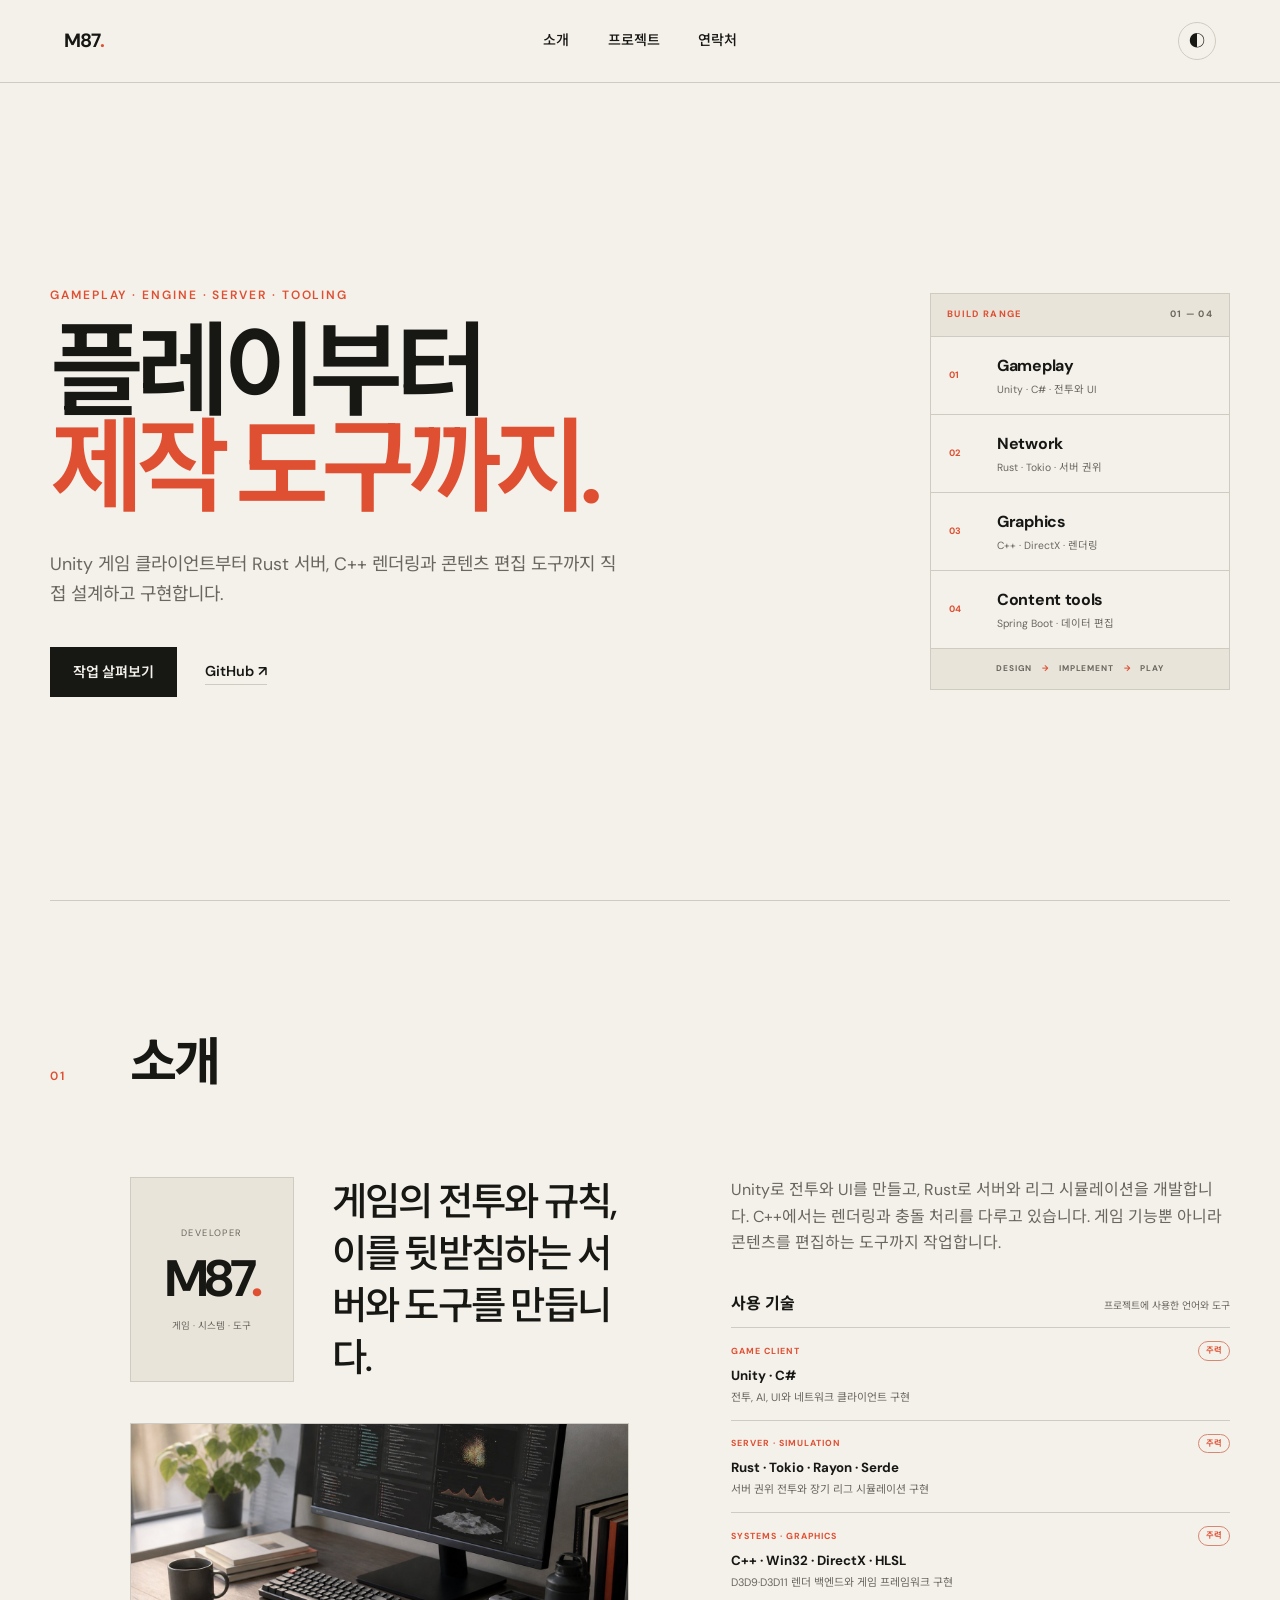
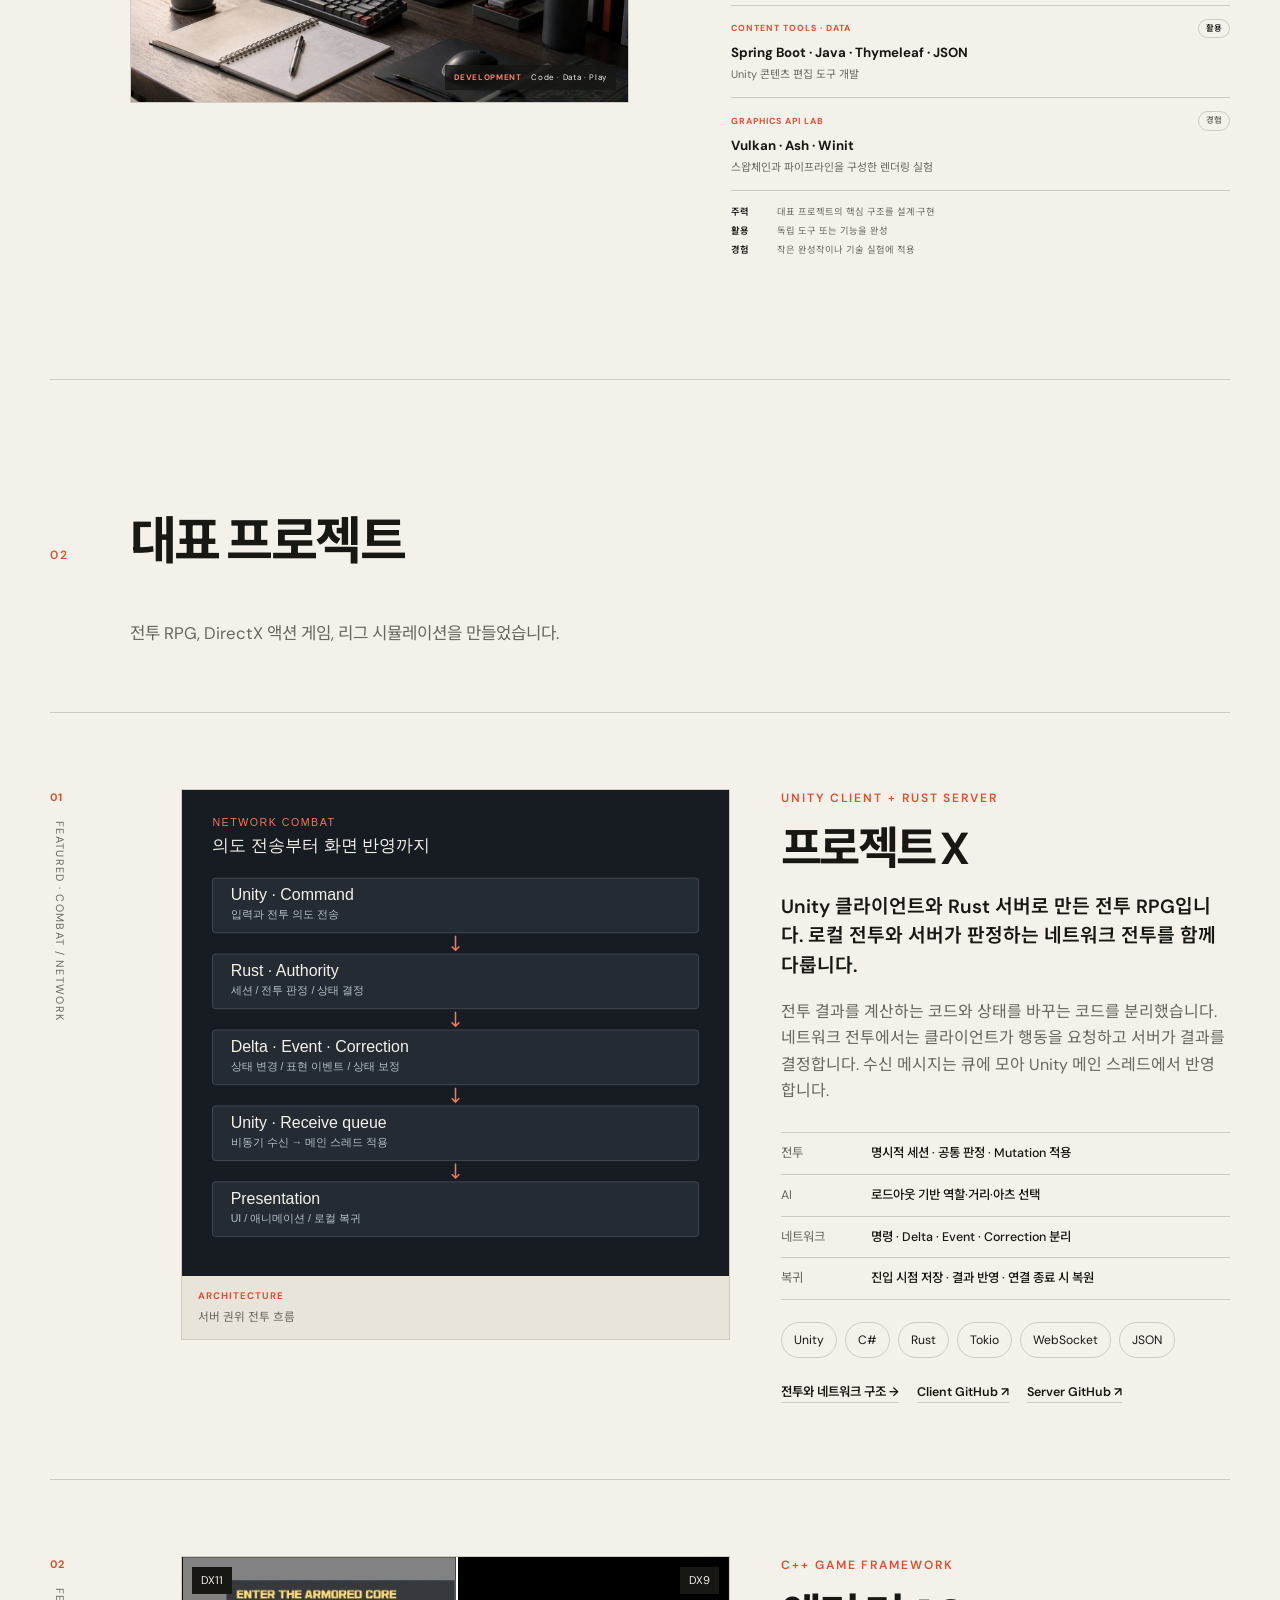
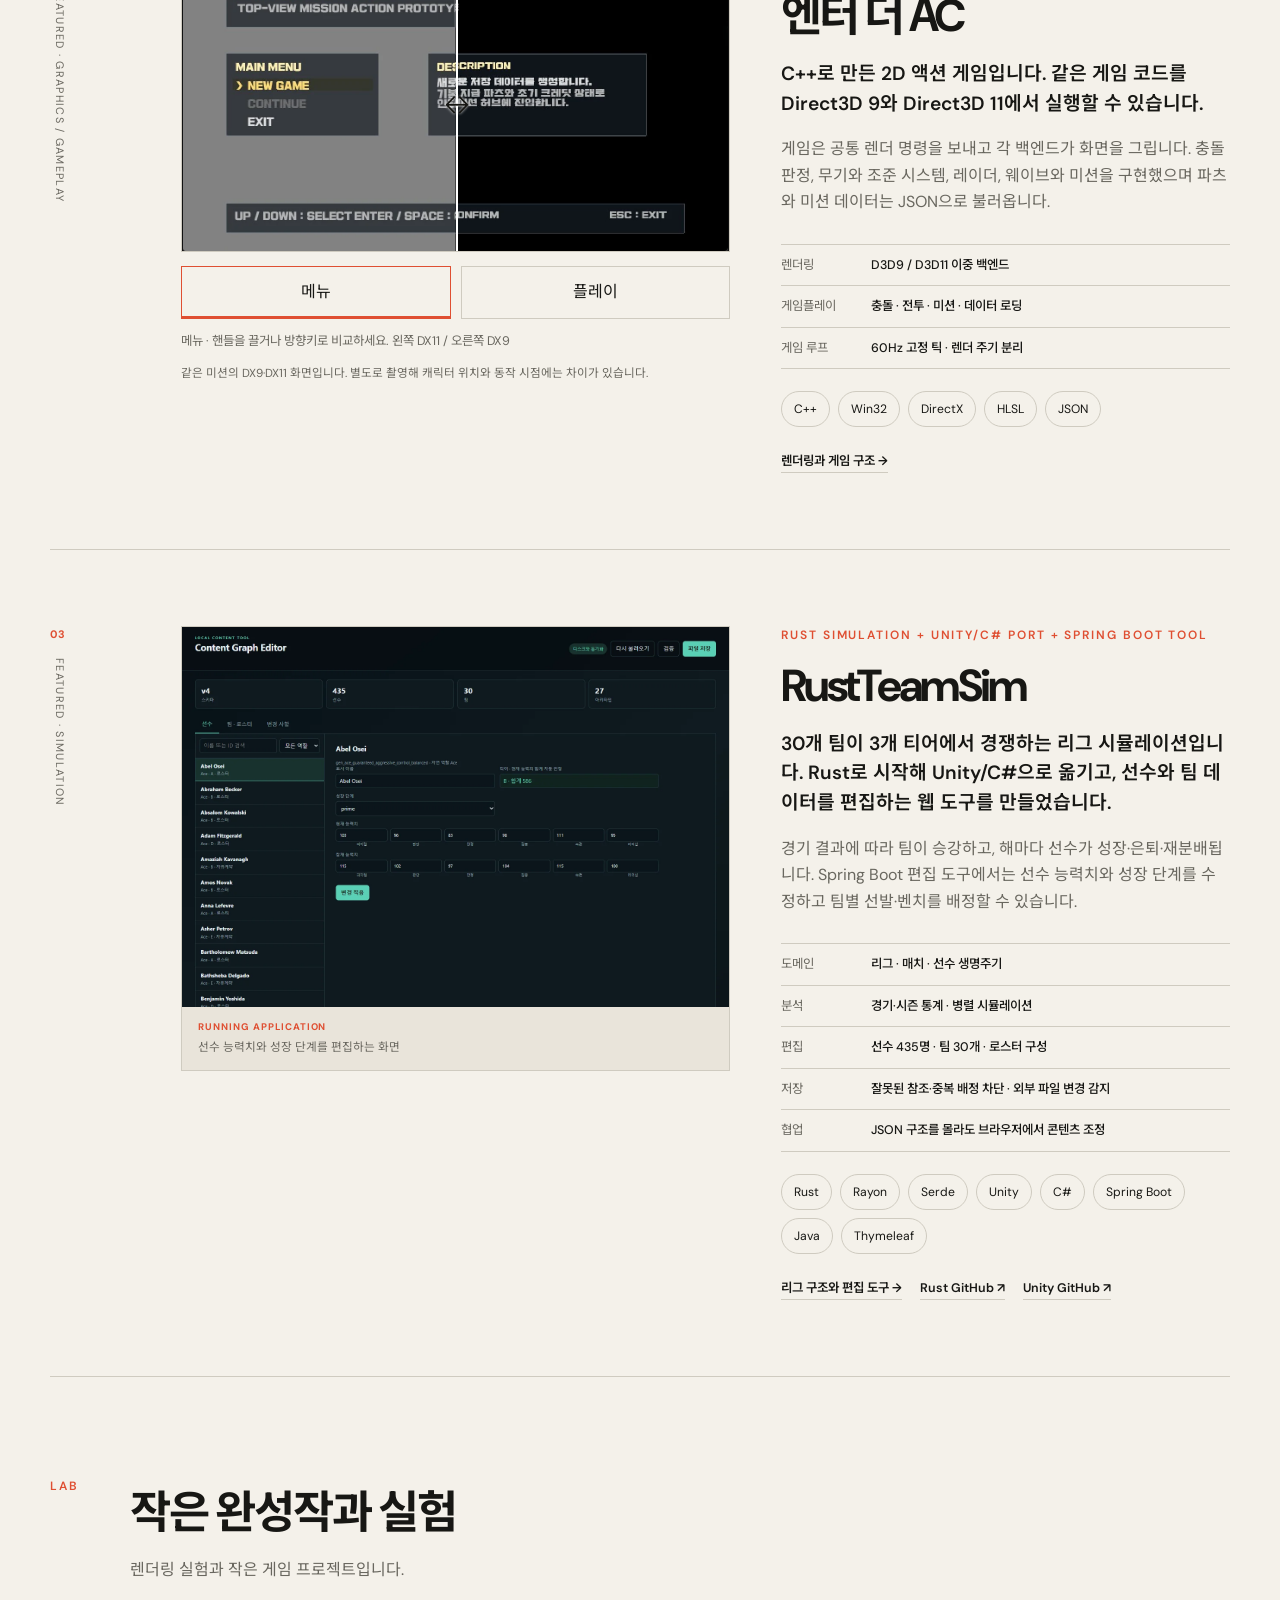
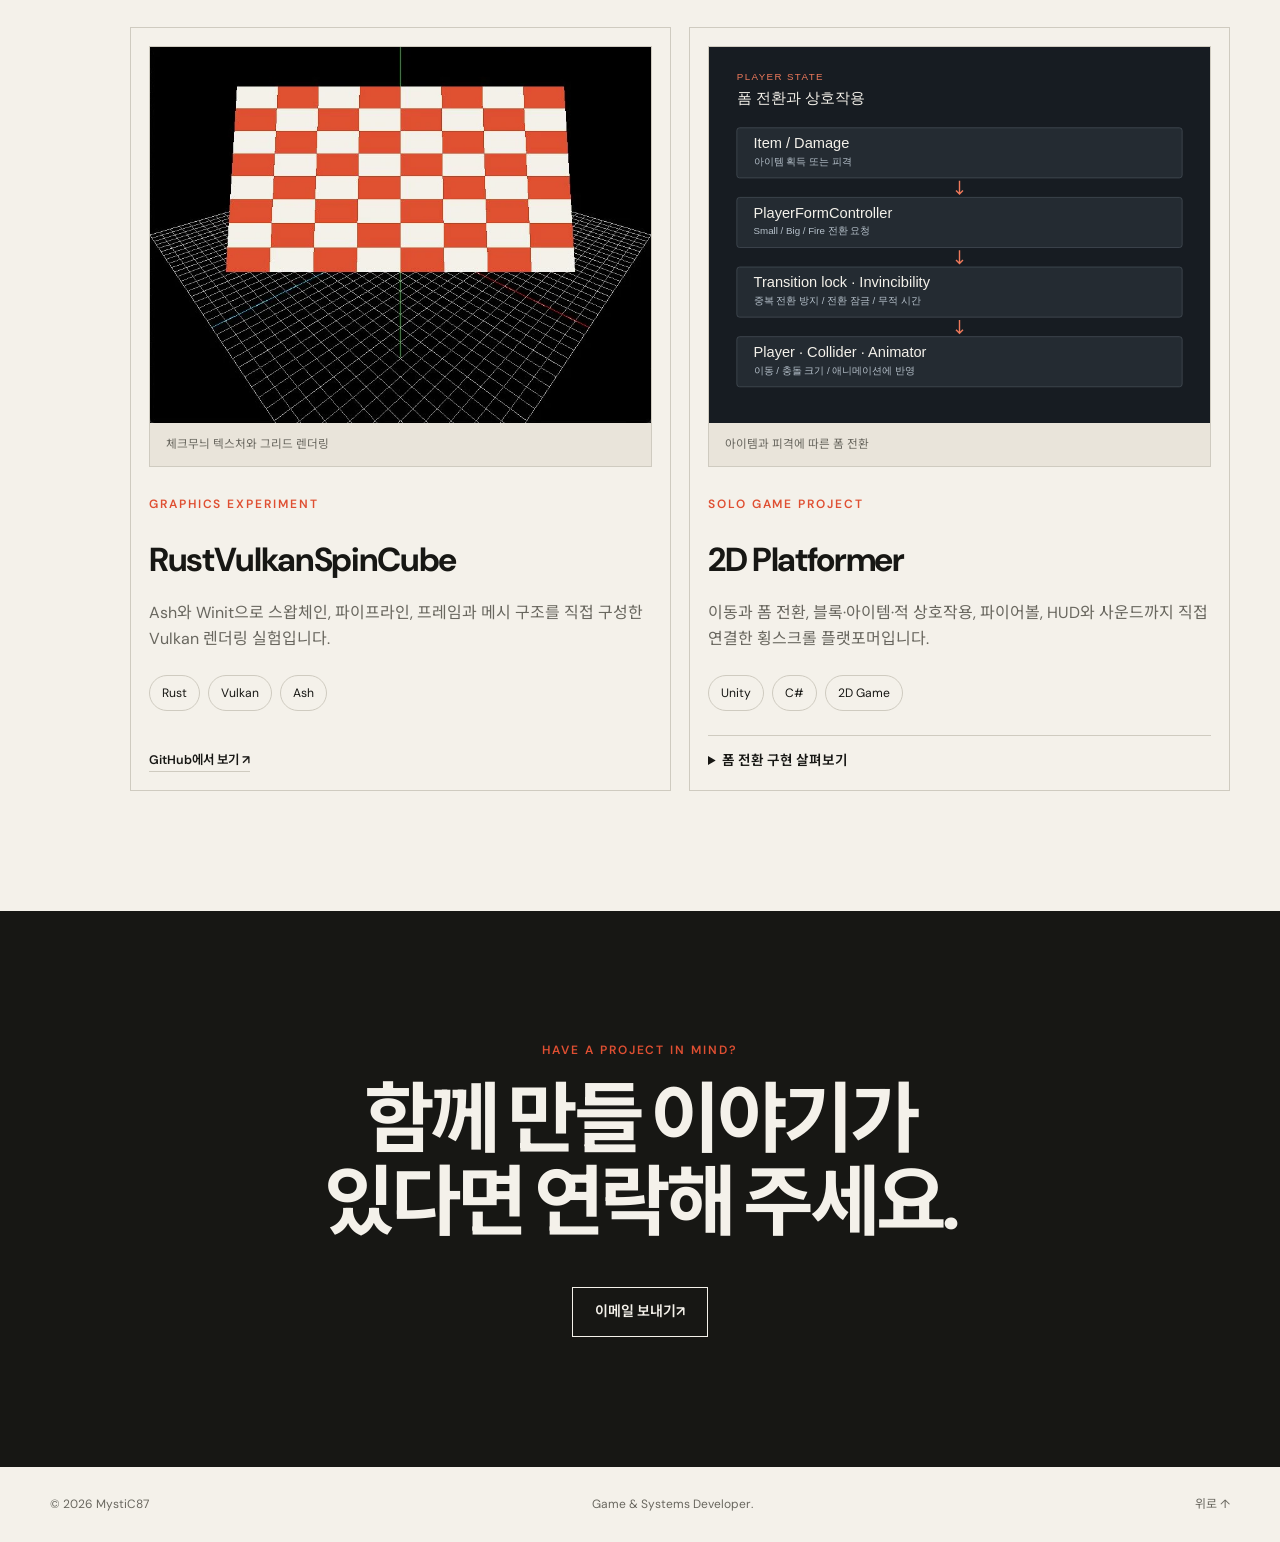
<file: index.html>
<!doctype html>
<html lang="ko">

<head>
  <meta charset="UTF-8" />
  <meta name="viewport" content="width=device-width, initial-scale=1.0" />
  <meta name="description" content="C++, Rust, Unity로 게임과 시뮬레이션 시스템을 만드는 MystiC87의 개발 포트폴리오입니다." />
  <meta name="theme-color" content="#f4f1ea" />
  <meta property="og:title" content="MystiC87 — Developer Portfolio" />
  <meta property="og:description" content="게임 클라이언트부터 서버, 렌더링과 시뮬레이션까지 직접 설계하고 구현합니다." />
  <meta property="og:image" content="https://mystic87.github.io/assets/social-preview.png" />
  <meta property="og:locale" content="ko_KR" />
  <meta name="twitter:card" content="summary_large_image" />
  <link rel="canonical" href="https://mystic87.github.io/" />
  <meta property="og:type" content="website" />
  <meta property="og:url" content="https://mystic87.github.io/" />
  <title>MystiC87 — Developer Portfolio</title>
  <link rel="icon" href="assets/favicon.svg" type="image/svg+xml" />
  <link rel="stylesheet" href="styles.css" />
  <script src="script.js" defer></script>
</head>

<body>
  <a class="skip-link" href="#main">본문으로 건너뛰기</a>
  <header class="site-header">
    <a class="logo" href="#top" aria-label="처음으로">M87<span>.</span></a>
    <nav class="site-nav" aria-label="주요 메뉴">
      <a href="#about">소개</a>
      <a href="#projects">프로젝트</a>
      <a href="#contact">연락처</a>
    </nav>
    <button class="theme-toggle" type="button" aria-label="색상 테마 전환"><span aria-hidden="true">◐</span></button>
  </header>

  <main id="main">
    <section class="hero" id="top" aria-labelledby="hero-title">
      <div class="hero-copy reveal">
        <p class="eyebrow">Gameplay · Engine · Server · Tooling</p>
        <h1 id="hero-title">플레이부터<br /><span>제작 도구까지.</span></h1>
        <p class="hero-description">Unity 게임 클라이언트부터 Rust 서버, C++ 렌더링과 콘텐츠 편집 도구까지 직접 설계하고 구현합니다.</p>
        <div class="hero-actions">
          <a class="button button-primary" href="#projects">작업 살펴보기</a>
          <a class="text-link" href="https://github.com/MystiC87">GitHub <span>↗</span></a>
        </div>
      </div>
      <div class="hero-visual reveal" aria-label="주요 개발 영역">
        <div class="scope-heading"><span>BUILD RANGE</span><small>01 — 04</small></div>
        <ol class="scope-list">
          <li><span>01</span><div><strong>Gameplay</strong><small>Unity · C# · 전투와 UI</small></div></li>
          <li><span>02</span><div><strong>Network</strong><small>Rust · Tokio · 서버 권위</small></div></li>
          <li><span>03</span><div><strong>Graphics</strong><small>C++ · DirectX · 렌더링</small></div></li>
          <li><span>04</span><div><strong>Content tools</strong><small>Spring Boot · 데이터 편집</small></div></li>
        </ol>
        <p class="scope-footer"><span>DESIGN</span><span class="scope-arrow" aria-hidden="true">→</span><span>IMPLEMENT</span><span class="scope-arrow" aria-hidden="true">→</span><span>PLAY</span></p>
      </div>
    </section>

    <section class="section about" id="about" aria-labelledby="about-title">
      <div class="section-heading reveal">
        <p class="section-number">01</p>
        <h2 id="about-title">소개</h2>
      </div>
      <div class="about-grid">
        <div class="about-profile reveal">
          <div class="profile-monogram" aria-label="MystiC87"><span>DEVELOPER</span><strong>M87<span>.</span></strong><small>게임 · 시스템 · 도구</small></div>
          <p class="about-lead">게임의 전투와 규칙, 이를 뒷받침하는 서버와 도구를 만듭니다.</p>
          <figure class="about-workspace">
            <img src="assets/about-workspace.jpg" alt="코드와 데이터 시각화 화면이 놓인 비식별 개발 데스크 연출 이미지" loading="lazy" />
            <figcaption><span>DEVELOPMENT</span> Code · Data · Play</figcaption>
          </figure>
        </div>
        <div class="about-detail reveal">
          <p>Unity로 전투와 UI를 만들고, Rust로 서버와 리그 시뮬레이션을 개발합니다. C++에서는 렌더링과 충돌 처리를 다루고 있습니다. 게임 기능뿐 아니라 콘텐츠를 편집하는 도구까지 작업합니다.</p>
          <div class="stack-heading">
            <h3>사용 기술</h3>
            <span>프로젝트에 사용한 언어와 도구</span>
          </div>
          <div class="stack-list" aria-label="분야와 숙련도별 사용 기술">
            <article>
              <div><span>Game client</span><b class="stack-level level-primary">주력</b></div>
              <strong>Unity · C#</strong>
              <small>전투, AI, UI와 네트워크 클라이언트 구현</small>
            </article>
            <article>
              <div><span>Server · Simulation</span><b class="stack-level level-primary">주력</b></div>
              <strong>Rust · Tokio · Rayon · Serde</strong>
              <small>서버 권위 전투와 장기 리그 시뮬레이션 구현</small>
            </article>
            <article>
              <div><span>Systems · Graphics</span><b class="stack-level level-primary">주력</b></div>
              <strong>C++ · Win32 · DirectX · HLSL</strong>
              <small>D3D9·D3D11 렌더 백엔드와 게임 프레임워크 구현</small>
            </article>
            <article>
              <div><span>Content tools · Data</span><b class="stack-level level-applied">활용</b></div>
              <strong>Spring Boot · Java · Thymeleaf · JSON</strong>
              <small>Unity 콘텐츠 편집 도구 개발</small>
            </article>
            <article>
              <div><span>Graphics API lab</span><b class="stack-level level-experience">경험</b></div>
              <strong>Vulkan · Ash · Winit</strong>
              <small>스왑체인과 파이프라인을 구성한 렌더링 실험</small>
            </article>
          </div>
          <dl class="stack-legend" aria-label="숙련도 구분 기준">
            <div><dt>주력</dt><dd>대표 프로젝트의 핵심 구조를 설계·구현</dd></div>
            <div><dt>활용</dt><dd>독립 도구 또는 기능을 완성</dd></div>
            <div><dt>경험</dt><dd>작은 완성작이나 기술 실험에 적용</dd></div>
          </dl>
        </div>
      </div>
    </section>

    <section class="section projects" id="projects" aria-labelledby="projects-title">
      <div class="section-heading reveal">
        <p class="section-number">02</p>
        <h2 id="projects-title">대표 프로젝트</h2>
      </div>
      <p class="section-intro reveal">전투 RPG, DirectX 액션 게임, 리그 시뮬레이션을 만들었습니다.</p>

      <div class="project-showcase-list">
        <article class="project-feature reveal" id="network-game">
          <div class="project-meta">
            <span>01</span>
            <p>Featured · Combat / Network</p>
          </div>
          <div class="project-visuals single">
<figure class="capture architecture-preview">
              <a href="projects/network.html"><img src="assets/projects/network/architecture.svg" alt="Unity 명령을 Rust 서버가 판정하고 수신 큐를 통해 메인 스레드와 화면에 반영하는 구조" width="720" height="640" loading="lazy" /></a>
              <figcaption><span>ARCHITECTURE</span> 서버 권위 전투 흐름</figcaption>
            </figure>
          </div>
          <div class="project-content">
            <p class="project-type">Unity Client + Rust Server</p>
            <h3>프로젝트 X</h3>
            <p class="project-lead">Unity 클라이언트와 Rust 서버로 만든 전투 RPG입니다. 로컬 전투와 서버가 판정하는 네트워크 전투를 함께 다룹니다.</p>
            <p class="project-summary">전투 결과를 계산하는 코드와 상태를 바꾸는 코드를 분리했습니다. 네트워크 전투에서는 클라이언트가 행동을 요청하고 서버가 결과를 결정합니다. 수신 메시지는 큐에 모아 Unity 메인 스레드에서 반영합니다.</p>
            <dl class="project-facts">
              <div><dt>전투</dt><dd>명시적 세션 · 공통 판정 · Mutation 적용</dd></div>
              <div><dt>AI</dt><dd>로드아웃 기반 역할·거리·아츠 선택</dd></div>
              <div><dt>네트워크</dt><dd>명령 · Delta · Event · Correction 분리</dd></div>
              <div><dt>복귀</dt><dd>진입 시점 저장 · 결과 반영 · 연결 종료 시 복원</dd></div>
            </dl>
            <ul class="tags" aria-label="프로젝트 X 사용 기술">
              <li>Unity</li><li>C#</li><li>Rust</li><li>Tokio</li><li>WebSocket</li><li>JSON</li>
            </ul>
            <div class="project-links">
              <a href="projects/network.html">전투와 네트워크 구조 <span>→</span></a>
              <a href="https://github.com/MystiC87/MCsFPTest1">Client GitHub <span>↗</span></a>
              <a href="https://github.com/MystiC87/MCsFPTest1Server">Server GitHub <span>↗</span></a>
            </div>
          </div>
        </article>

        <article class="project-feature reveal" id="framework-collider">
          <div class="project-meta">
            <span>02</span>
            <p>Featured · Graphics / Gameplay</p>
          </div>
          <div class="project-visuals single">
<div class="render-comparison" data-comparison data-base="assets/projects/framework/" style="--split:50%">
              <div class="comparison-stage">
                <img class="comparison-image" data-dx9 src="assets/projects/framework/dx9-menu.webp" alt="메뉴 · Direct3D 9 실제 실행 화면" width="1264" height="682" />
                <img class="comparison-image comparison-overlay" data-dx11 src="assets/projects/framework/dx11-menu.webp" alt="메뉴 · Direct3D 11 실제 실행 화면" width="1264" height="682" />
                <span class="comparison-label left">DX11</span><span class="comparison-label right">DX9</span>
                <span class="comparison-divider" aria-hidden="true">↔</span>
                <input class="comparison-range" type="range" min="0" max="100" value="50" disabled aria-label="DX11과 DX9 화면 비교 비율" />
              </div>
              <div class="comparison-selector" role="group" aria-label="비교 장면"><button type="button" class="comparison-option" data-scene="menu" data-title="메뉴" aria-pressed="true">메뉴</button><button type="button" class="comparison-option" data-scene="gameplay" data-title="플레이" aria-pressed="false">플레이</button></div>
              <p class="comparison-status" aria-live="polite">메뉴 · 왼쪽 DX11 / 오른쪽 DX9</p>
              <p class="media-note">같은 미션의 DX9·DX11 화면입니다. 별도로 촬영해 캐릭터 위치와 동작 시점에는 차이가 있습니다.</p>
              <noscript><p>JavaScript를 켜면 장면 전환과 슬라이더를 사용할 수 있습니다. <a href="assets/projects/framework/dx9-gameplay.webp">DX9 플레이</a> · <a href="assets/projects/framework/dx11-gameplay.webp">DX11 플레이</a></p></noscript>
            </div>
          </div>
          <div class="project-content">
            <p class="project-type">C++ Game Framework</p>
            <h3>엔터 더 AC</h3>
            <p class="project-lead">C++로 만든 2D 액션 게임입니다. 같은 게임 코드를 Direct3D 9와 Direct3D 11에서 실행할 수 있습니다.</p>
            <p class="project-summary">게임은 공통 렌더 명령을 보내고 각 백엔드가 화면을 그립니다. 충돌 판정, 무기와 조준 시스템, 레이더, 웨이브와 미션을 구현했으며 파츠와 미션 데이터는 JSON으로 불러옵니다.</p>
            <dl class="project-facts">
              <div><dt>렌더링</dt><dd>D3D9 / D3D11 이중 백엔드</dd></div>
              <div><dt>게임플레이</dt><dd>충돌 · 전투 · 미션 · 데이터 로딩</dd></div>
              <div><dt>게임 루프</dt><dd>60Hz 고정 틱 · 렌더 주기 분리</dd></div>
            </dl>
            <ul class="tags" aria-label="엔터 더 AC 사용 기술">
              <li>C++</li><li>Win32</li><li>DirectX</li><li>HLSL</li><li>JSON</li>
            </ul>
            <div class="project-links">
              <a href="projects/framework.html">렌더링과 게임 구조 <span>→</span></a>
            </div>
          </div>
        </article>

        <article class="project-feature reveal" id="team-sim">
          <div class="project-meta">
            <span>03</span>
            <p>Featured · Simulation</p>
          </div>
          <div class="project-visuals single">
            <figure class="capture">
              <a href="assets/projects/simulation/editor.webp"><img src="assets/projects/simulation/editor.webp" alt="실행 중인 Content Graph Editor에서 Abel Osei 선수의 능력치와 성장 단계를 편집하는 화면" width="1440" height="1000" loading="lazy" /></a>
              <figcaption><span>RUNNING APPLICATION</span> 선수 능력치와 성장 단계를 편집하는 화면</figcaption>
            </figure>
          </div>
          <div class="project-content">
            <p class="project-type">Rust Simulation + Unity/C# Port + Spring Boot Tool</p>
            <h3>RustTeamSim</h3>
            <p class="project-lead">30개 팀이 3개 티어에서 경쟁하는 리그 시뮬레이션입니다. Rust로 시작해 Unity/C#으로 옮기고, 선수와 팀 데이터를 편집하는 웹 도구를 만들었습니다.</p>
            <p class="project-summary">경기 결과에 따라 팀이 승강하고, 해마다 선수가 성장·은퇴·재분배됩니다. Spring Boot 편집 도구에서는 선수 능력치와 성장 단계를 수정하고 팀별 선발·벤치를 배정할 수 있습니다.</p>
            <dl class="project-facts">
              <div><dt>도메인</dt><dd>리그 · 매치 · 선수 생명주기</dd></div>
              <div><dt>분석</dt><dd>경기·시즌 통계 · 병렬 시뮬레이션</dd></div>
              <div><dt>편집</dt><dd>선수 435명 · 팀 30개 · 로스터 구성</dd></div>
              <div><dt>저장</dt><dd>잘못된 참조·중복 배정 차단 · 외부 파일 변경 감지</dd></div>
              <div><dt>협업</dt><dd>JSON 구조를 몰라도 브라우저에서 콘텐츠 조정</dd></div>
            </dl>
            <ul class="tags" aria-label="RustTeamSim 사용 기술">
              <li>Rust</li><li>Rayon</li><li>Serde</li><li>Unity</li><li>C#</li><li>Spring Boot</li><li>Java</li><li>Thymeleaf</li>
            </ul>
            <div class="project-links">
              <a href="projects/simulation.html">리그 구조와 편집 도구 <span>→</span></a>
              <a href="https://github.com/MystiC87/RustTeamSim">Rust GitHub <span>↗</span></a>
              <a href="https://github.com/MystiC87/MCsFPP01">Unity GitHub <span>↗</span></a>
            </div>
          </div>
        </article>
      </div>

      <div class="experiments reveal" aria-labelledby="experiments-title">
        <div class="section-subheading">
          <p class="section-number">LAB</p>
          <div>
            <h3 id="experiments-title">작은 완성작과 실험</h3>
            <p>렌더링 실험과 작은 게임 프로젝트입니다.</p>
          </div>
        </div>
        <div class="experiment-grid">
          <article class="experiment-card">
            <figure class="capture lab-capture"><img src="assets/projects/vulkan/render.webp" alt="Vulkan 실행 화면: 직접 만든 체크무늬 텍스처와 그리드 렌더링" width="800" height="600" loading="lazy" /><figcaption>체크무늬 텍스처와 그리드 렌더링</figcaption></figure>
            <p class="project-type">Graphics Experiment</p>
            <h4>RustVulkanSpinCube</h4>
            <p>Ash와 Winit으로 스왑체인, 파이프라인, 프레임과 메시 구조를 직접 구성한 Vulkan 렌더링 실험입니다.</p>
            <ul class="tags" aria-label="RustVulkanSpinCube 사용 기술"><li>Rust</li><li>Vulkan</li><li>Ash</li></ul>
            <a class="card-link" href="https://github.com/MystiC87/RustVulkanSpinCube">GitHub에서 보기 <span>↗</span></a>
          </article>
          <article class="experiment-card">
            <figure class="capture lab-capture"><img src="assets/projects/platformer.svg" alt="아이템과 피격으로 폼 전환을 요청하고 전환 잠금과 무적 시간을 적용하는 플랫포머 구조도" width="720" height="540" loading="lazy" /><figcaption>아이템과 피격에 따른 폼 전환</figcaption></figure>
            <p class="project-type">Solo Game Project</p>
            <h4>2D Platformer</h4>
            <p>이동과 폼 전환, 블록·아이템·적 상호작용, 파이어볼, HUD와 사운드까지 직접 연결한 횡스크롤 플랫포머입니다.</p>
            <ul class="tags" aria-label="2D Platformer 사용 기술"><li>Unity</li><li>C#</li><li>2D Game</li></ul>
            <details class="case-note"><summary>폼 전환 구현 살펴보기</summary><p>Small·Big·Fire 상태를 구분하고 전환 중에는 중복 요청을 차단합니다. 전환 잠금과 무적 시간을 분리하며, 씬이 다시 로드되면 정적 상태를 초기화합니다.</p></details>
          </article>
        </div>
      </div>
    </section>

    <section class="contact" id="contact" aria-labelledby="contact-title">
      <p class="eyebrow reveal">Have a project in mind?</p>
      <h2 id="contact-title" class="reveal">함께 만들 이야기가<br />있다면 연락해 주세요.</h2>
      <a class="button button-light reveal" href="mailto:uirtwe@gmail.com">이메일 보내기 <span>↗</span></a>
    </section>
  </main>

  <footer class="site-footer">
    <p>© <span id="year"></span> MystiC87</p>
    <p>Game &amp; Systems Developer.</p>
    <a href="#top">위로 ↑</a>
  </footer>
</body>

</html>
</file>
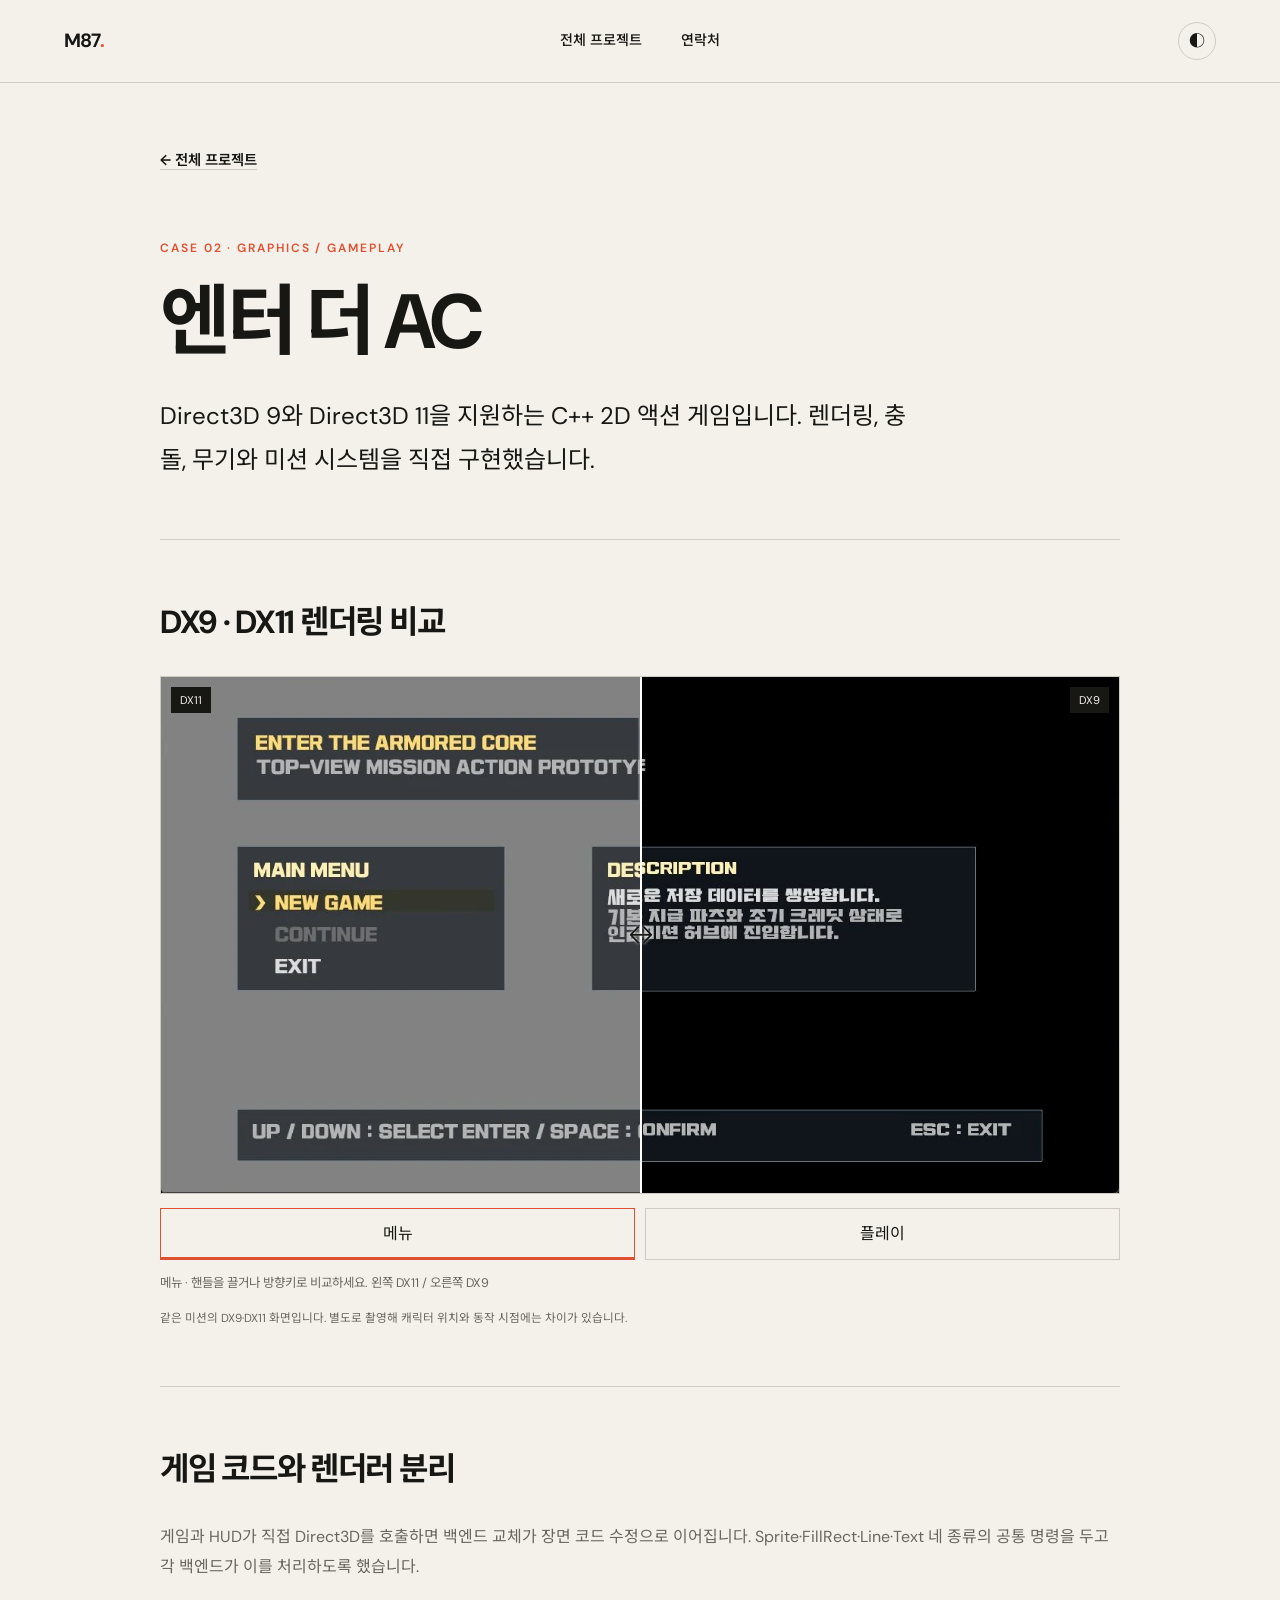
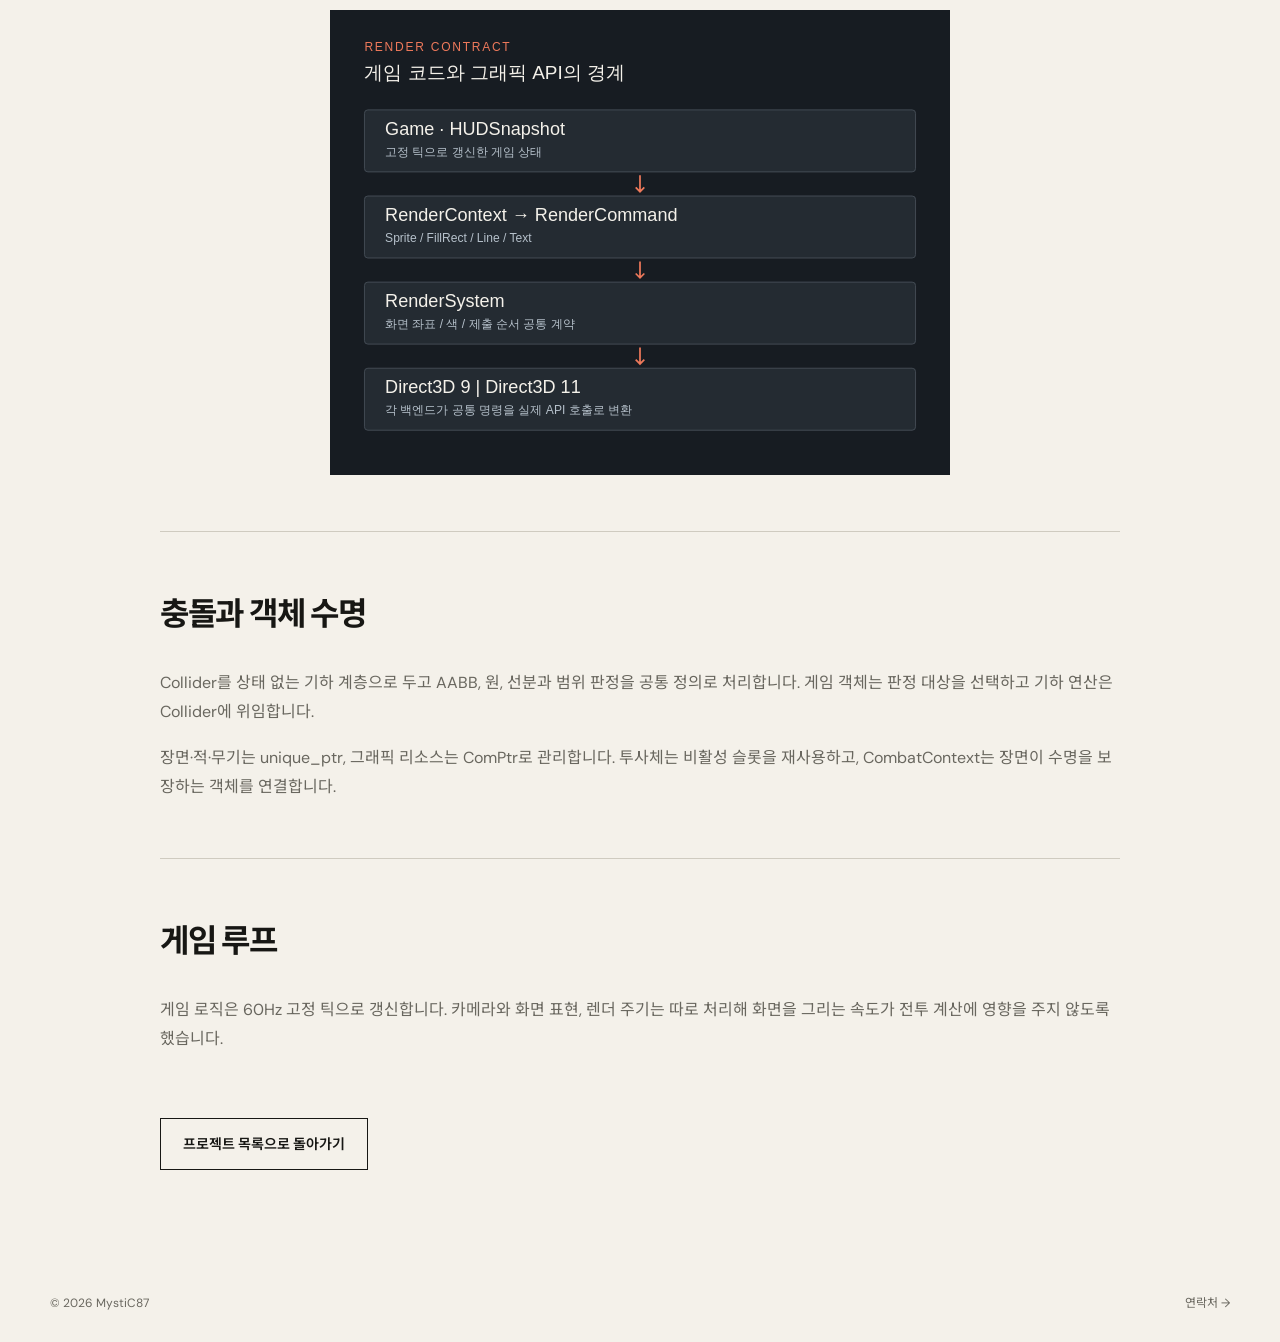
<file: projects/framework.html>
<!doctype html><html lang="ko"><head><meta charset="UTF-8"/><meta name="viewport" content="width=device-width, initial-scale=1"/><title>엔터 더 AC — MystiC87</title><meta name="description" content="Direct3D 9와 Direct3D 11을 지원하는 C++ 2D 액션 게임입니다. 렌더링, 충돌, 무기와 미션 시스템을 직접 구현했습니다."/><link rel="icon" href="../assets/favicon.svg" type="image/svg+xml"/><link rel="stylesheet" href="../styles.css"/><script src="../script.js" defer></script></head><body><a class="skip-link" href="#main">본문으로 건너뛰기</a><header class="site-header"><a class="logo" href="../index.html">M87<span>.</span></a><nav class="site-nav" aria-label="주요 메뉴"><a href="../index.html#projects">전체 프로젝트</a><a href="../index.html#contact">연락처</a></nav><button class="theme-toggle" type="button" aria-label="색상 테마 전환"><span aria-hidden="true">◐</span></button></header><main id="main" class="case-study"><a class="text-link" href="../index.html#projects">← 전체 프로젝트</a><p class="eyebrow">CASE 02 · GRAPHICS / GAMEPLAY</p><h1>엔터 더 AC</h1><p class="case-intro">Direct3D 9와 Direct3D 11을 지원하는 C++ 2D 액션 게임입니다. 렌더링, 충돌, 무기와 미션 시스템을 직접 구현했습니다.</p>
<section><h2>DX9 · DX11 렌더링 비교</h2><div class="render-comparison" data-comparison data-base="../assets/projects/framework/" style="--split:50%">
              <div class="comparison-stage">
                <img class="comparison-image" data-dx9 src="../assets/projects/framework/dx9-menu.webp" alt="메뉴 · Direct3D 9 실제 실행 화면" width="1264" height="682" />
                <img class="comparison-image comparison-overlay" data-dx11 src="../assets/projects/framework/dx11-menu.webp" alt="메뉴 · Direct3D 11 실제 실행 화면" width="1264" height="682" />
                <span class="comparison-label left">DX11</span><span class="comparison-label right">DX9</span>
                <span class="comparison-divider" aria-hidden="true">↔</span>
                <input class="comparison-range" type="range" min="0" max="100" value="50" disabled aria-label="DX11과 DX9 화면 비교 비율" />
              </div>
              <div class="comparison-selector" role="group" aria-label="비교 장면"><button type="button" class="comparison-option" data-scene="menu" data-title="메뉴" aria-pressed="true">메뉴</button><button type="button" class="comparison-option" data-scene="gameplay" data-title="플레이" aria-pressed="false">플레이</button></div>
              <p class="comparison-status" aria-live="polite">메뉴 · 왼쪽 DX11 / 오른쪽 DX9</p>
              <p class="media-note">같은 미션의 DX9·DX11 화면입니다. 별도로 촬영해 캐릭터 위치와 동작 시점에는 차이가 있습니다.</p>
              <noscript><p>JavaScript를 켜면 장면 전환과 슬라이더를 사용할 수 있습니다. <a href="../assets/projects/framework/dx9-gameplay.webp">DX9 플레이</a> · <a href="../assets/projects/framework/dx11-gameplay.webp">DX11 플레이</a></p></noscript>
            </div></section>
<section><h2>게임 코드와 렌더러 분리</h2><p>게임과 HUD가 직접 Direct3D를 호출하면 백엔드 교체가 장면 코드 수정으로 이어집니다. Sprite·FillRect·Line·Text 네 종류의 공통 명령을 두고 각 백엔드가 이를 처리하도록 했습니다.</p><img class="case-diagram" src="../assets/projects/framework/architecture.svg" alt="Game과 HUDSnapshot → RenderContext와 RenderCommand → RenderSystem → DX9 또는 DX11" width="720" height="540"/></section>
<section><h2>충돌과 객체 수명</h2><p>Collider를 상태 없는 기하 계층으로 두고 AABB, 원, 선분과 범위 판정을 공통 정의로 처리합니다. 게임 객체는 판정 대상을 선택하고 기하 연산은 Collider에 위임합니다.</p><p>장면·적·무기는 unique_ptr, 그래픽 리소스는 ComPtr로 관리합니다. 투사체는 비활성 슬롯을 재사용하고, CombatContext는 장면이 수명을 보장하는 객체를 연결합니다.</p></section>
<section><h2>게임 루프</h2><p>게임 로직은 60Hz 고정 틱으로 갱신합니다. 카메라와 화면 표현, 렌더 주기는 따로 처리해 화면을 그리는 속도가 전투 계산에 영향을 주지 않도록 했습니다.</p></section>
<p class="case-back"><a class="button" href="../index.html#projects">프로젝트 목록으로 돌아가기</a></p></main><footer class="site-footer"><p>© <span id="year"></span> MystiC87</p><a href="../index.html#contact">연락처 →</a></footer></body></html>
</file>
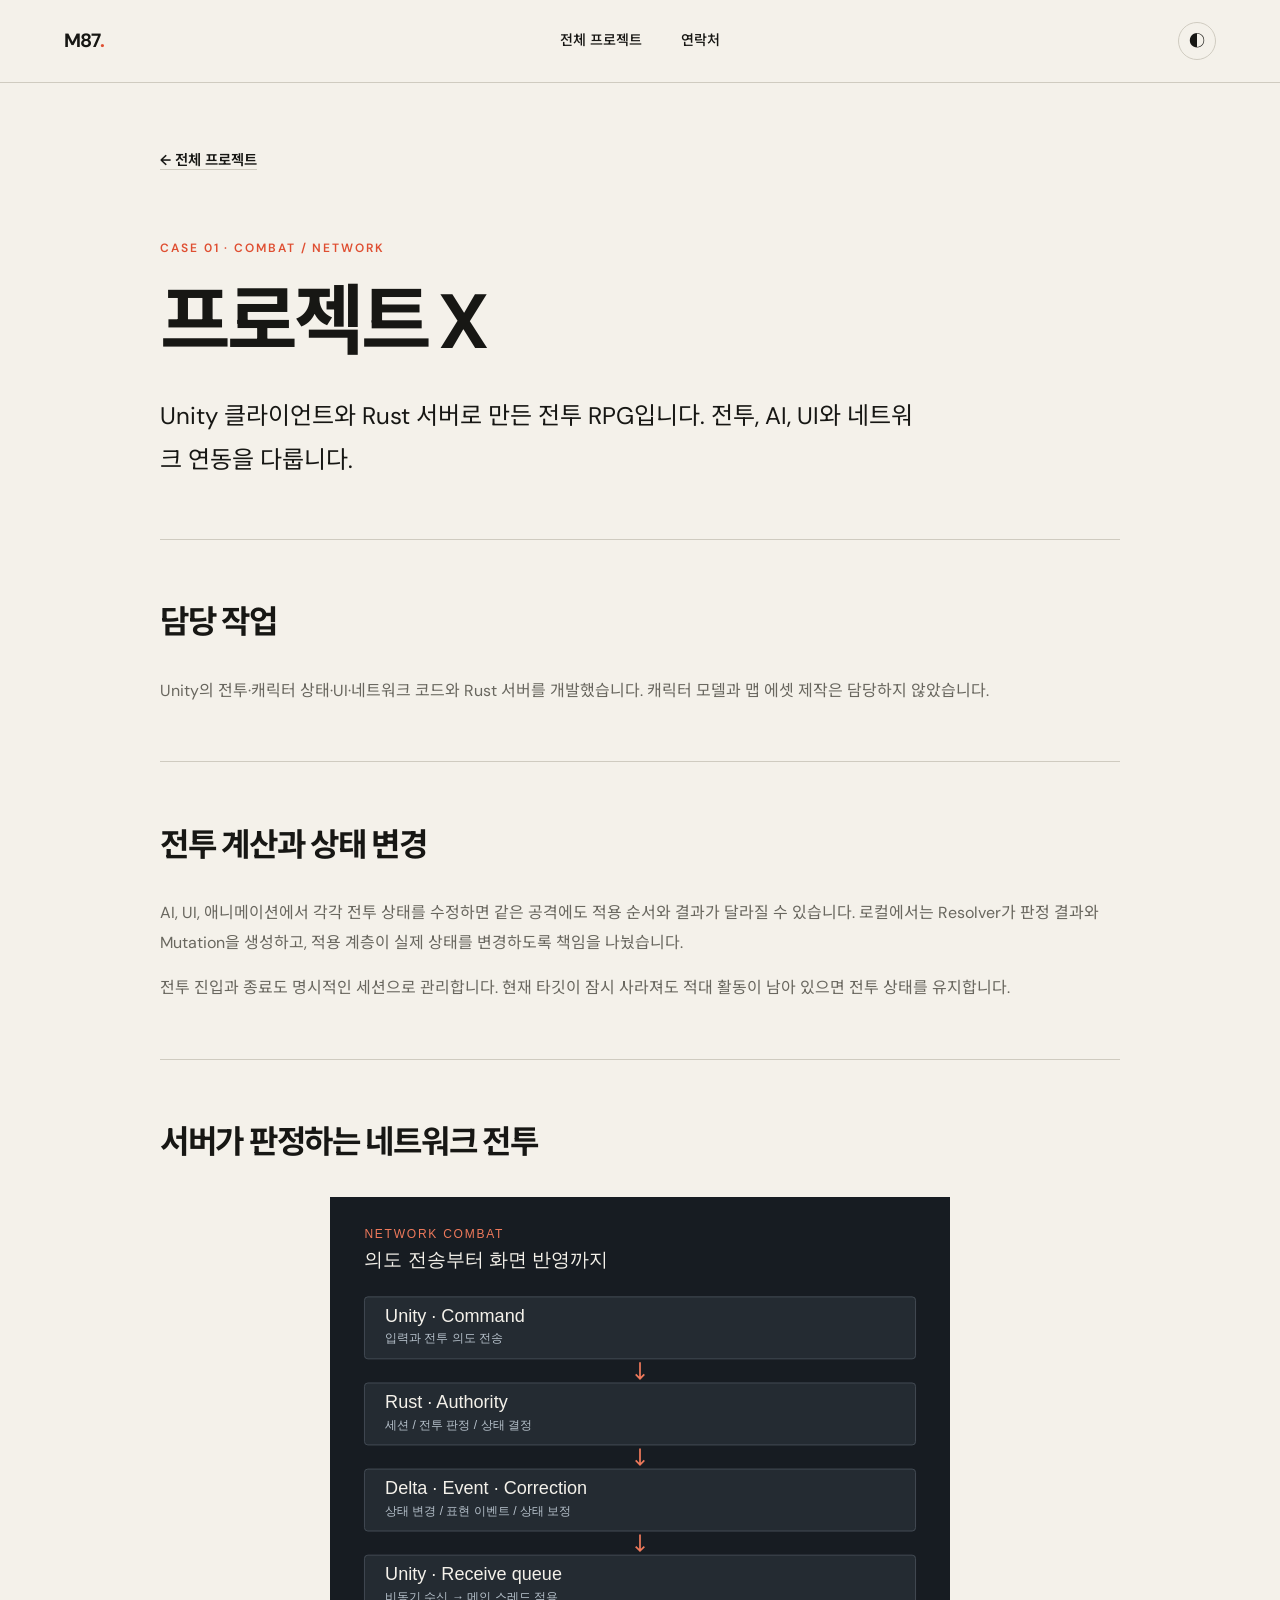
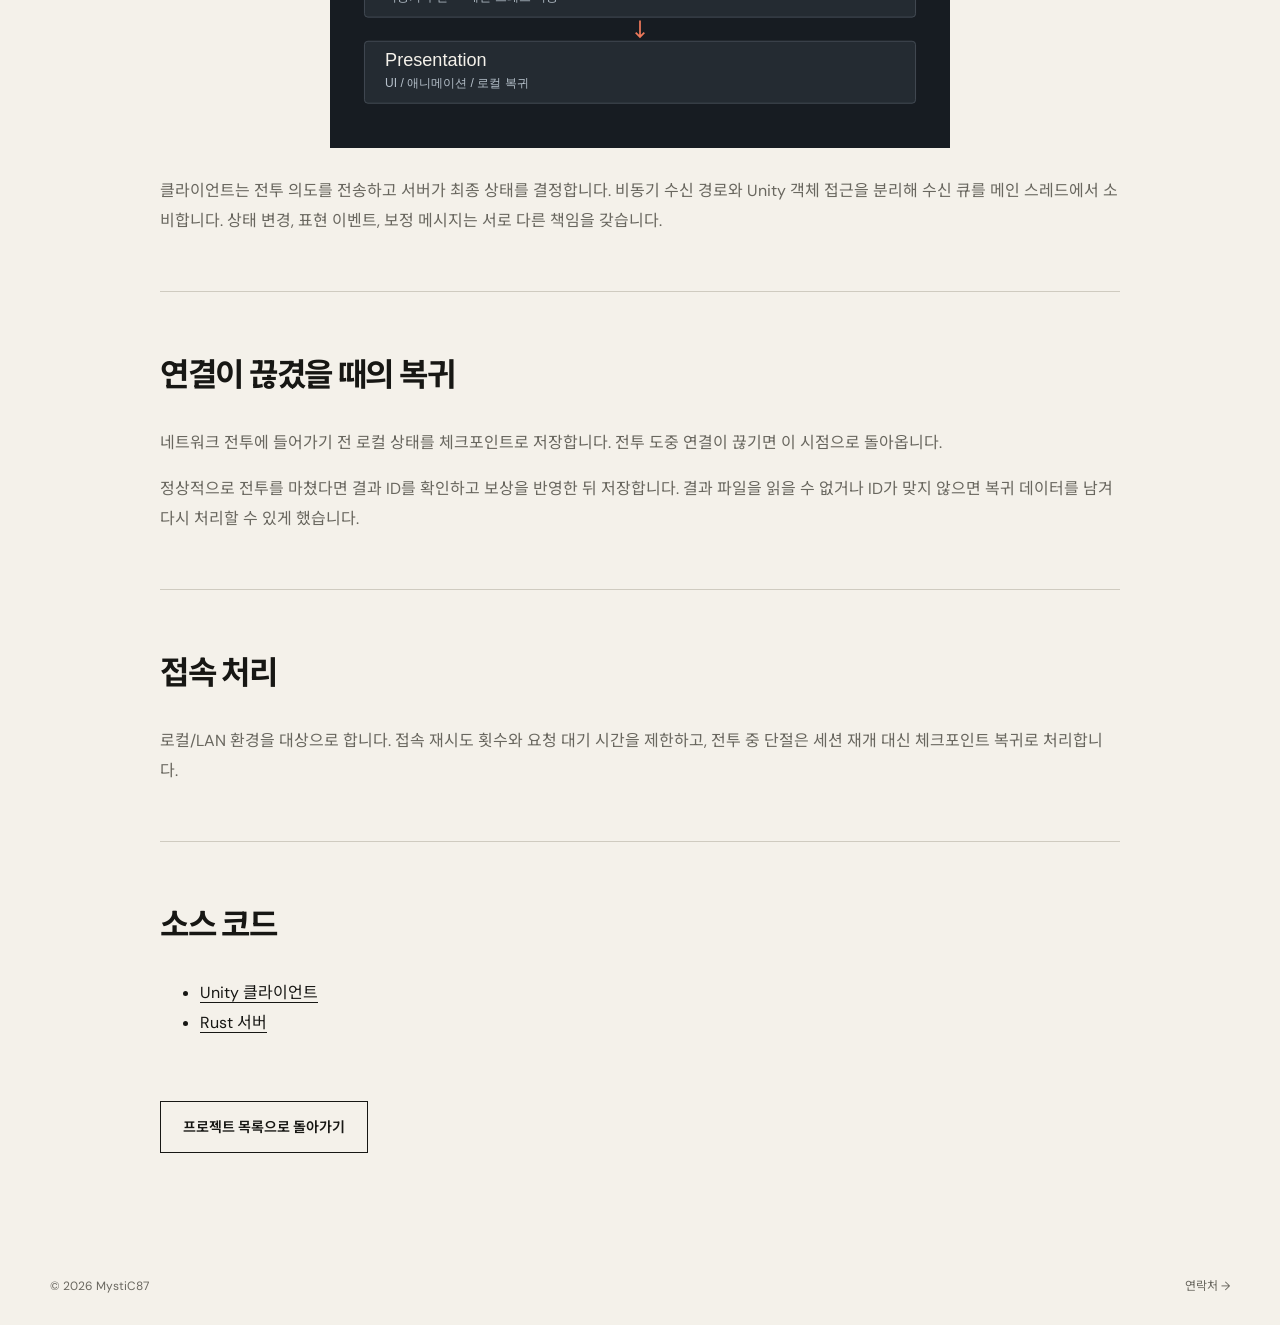
<file: projects/network.html>
<!doctype html><html lang="ko"><head><meta charset="UTF-8"/><meta name="viewport" content="width=device-width, initial-scale=1"/><title>프로젝트 X — MystiC87</title><meta name="description" content="Unity 클라이언트와 Rust 서버로 만든 전투 RPG입니다. 전투, AI, UI와 네트워크 연동을 다룹니다."/><link rel="icon" href="../assets/favicon.svg" type="image/svg+xml"/><link rel="stylesheet" href="../styles.css"/><script src="../script.js" defer></script></head><body><a class="skip-link" href="#main">본문으로 건너뛰기</a><header class="site-header"><a class="logo" href="../index.html">M87<span>.</span></a><nav class="site-nav" aria-label="주요 메뉴"><a href="../index.html#projects">전체 프로젝트</a><a href="../index.html#contact">연락처</a></nav><button class="theme-toggle" type="button" aria-label="색상 테마 전환"><span aria-hidden="true">◐</span></button></header><main id="main" class="case-study"><a class="text-link" href="../index.html#projects">← 전체 프로젝트</a><p class="eyebrow">CASE 01 · COMBAT / NETWORK</p><h1>프로젝트 X</h1><p class="case-intro">Unity 클라이언트와 Rust 서버로 만든 전투 RPG입니다. 전투, AI, UI와 네트워크 연동을 다룹니다.</p>
<section><h2>담당 작업</h2><p>Unity의 전투·캐릭터 상태·UI·네트워크 코드와 Rust 서버를 개발했습니다. 캐릭터 모델과 맵 에셋 제작은 담당하지 않았습니다.</p></section>
<section><h2>전투 계산과 상태 변경</h2><p>AI, UI, 애니메이션에서 각각 전투 상태를 수정하면 같은 공격에도 적용 순서와 결과가 달라질 수 있습니다. 로컬에서는 Resolver가 판정 결과와 Mutation을 생성하고, 적용 계층이 실제 상태를 변경하도록 책임을 나눴습니다.</p><p>전투 진입과 종료도 명시적인 세션으로 관리합니다. 현재 타깃이 잠시 사라져도 적대 활동이 남아 있으면 전투 상태를 유지합니다.</p></section>
<section><h2>서버가 판정하는 네트워크 전투</h2><img class="case-diagram" src="../assets/projects/network/architecture.svg" alt="명령 → Rust 서버 판정 → Delta/Event/Correction → 수신 큐 → Unity 표현" width="720" height="640"/><p>클라이언트는 전투 의도를 전송하고 서버가 최종 상태를 결정합니다. 비동기 수신 경로와 Unity 객체 접근을 분리해 수신 큐를 메인 스레드에서 소비합니다. 상태 변경, 표현 이벤트, 보정 메시지는 서로 다른 책임을 갖습니다.</p></section>
<section><h2>연결이 끊겼을 때의 복귀</h2><p>네트워크 전투에 들어가기 전 로컬 상태를 체크포인트로 저장합니다. 전투 도중 연결이 끊기면 이 시점으로 돌아옵니다.</p><p>정상적으로 전투를 마쳤다면 결과 ID를 확인하고 보상을 반영한 뒤 저장합니다. 결과 파일을 읽을 수 없거나 ID가 맞지 않으면 복귀 데이터를 남겨 다시 처리할 수 있게 했습니다.</p></section>
<section><h2>접속 처리</h2><p>로컬/LAN 환경을 대상으로 합니다. 접속 재시도 횟수와 요청 대기 시간을 제한하고, 전투 중 단절은 세션 재개 대신 체크포인트 복귀로 처리합니다.</p></section>
<section><h2>소스 코드</h2><ul class="source-list"><li><a href="https://github.com/MystiC87/MCsFPTest1/tree/master/Assets/MC/Script">Unity 클라이언트</a></li><li><a href="https://github.com/MystiC87/MCsFPTest1Server">Rust 서버</a></li></ul></section><p class="case-back"><a class="button" href="../index.html#projects">프로젝트 목록으로 돌아가기</a></p></main><footer class="site-footer"><p>© <span id="year"></span> MystiC87</p><a href="../index.html#contact">연락처 →</a></footer></body></html>
</file>
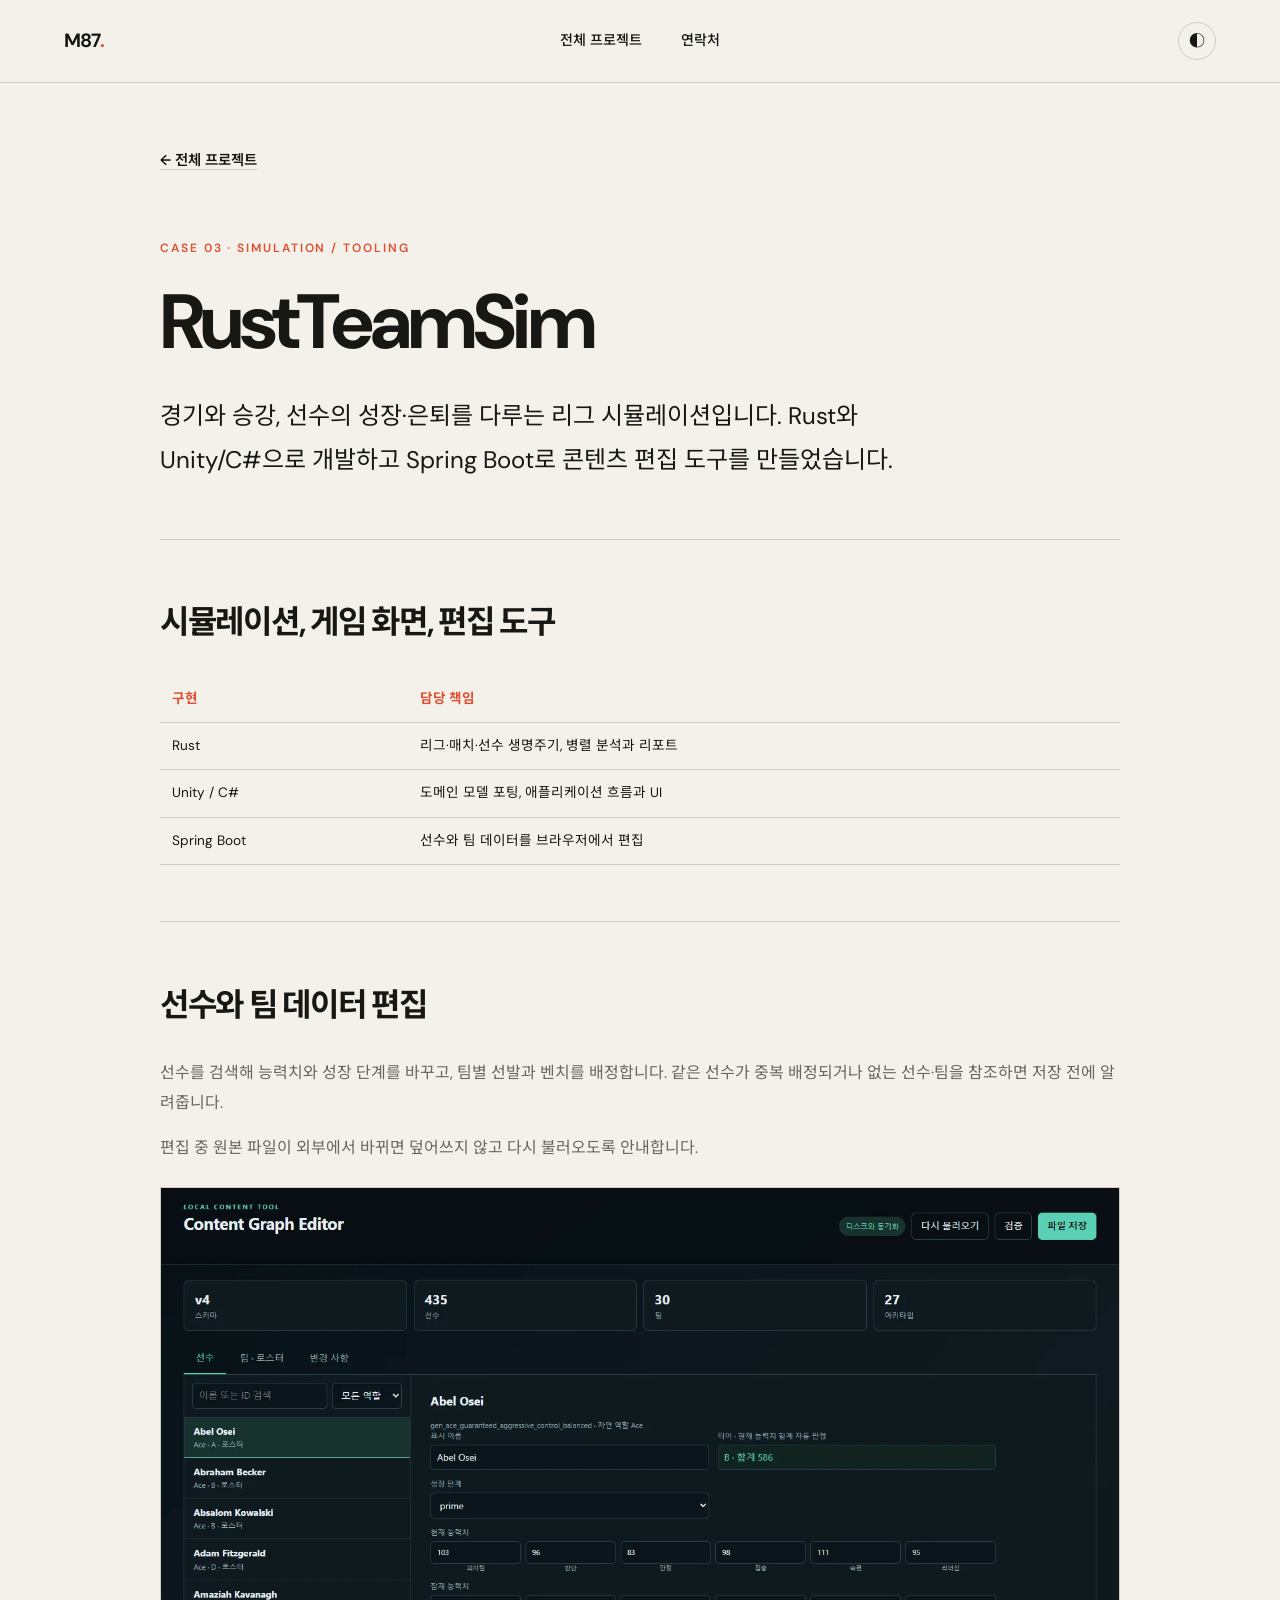
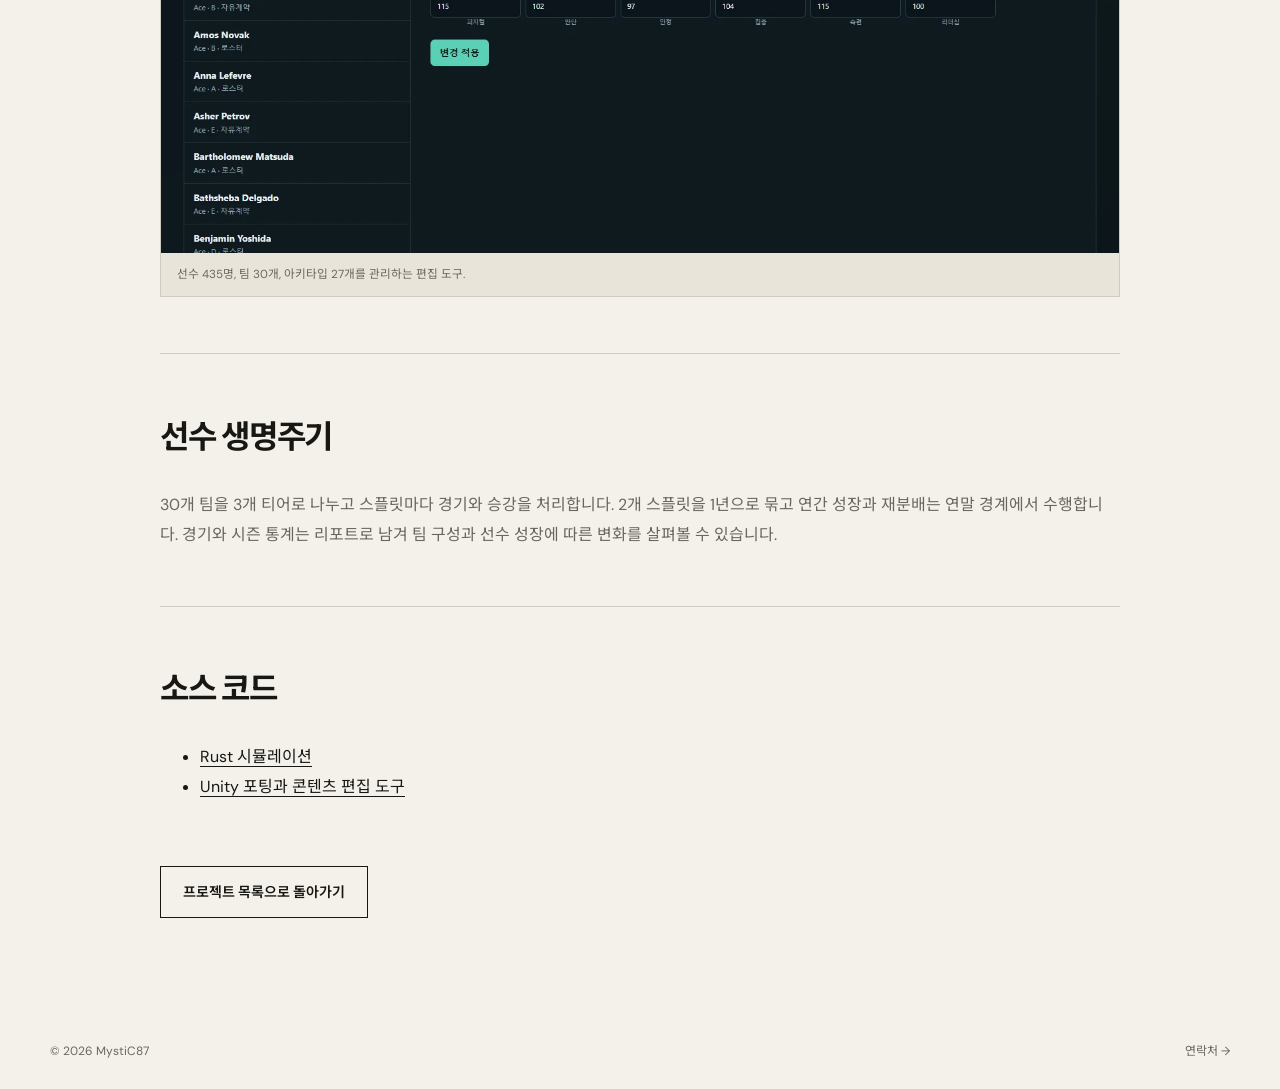
<file: projects/simulation.html>
<!doctype html><html lang="ko"><head><meta charset="UTF-8"/><meta name="viewport" content="width=device-width, initial-scale=1"/><title>RustTeamSim — MystiC87</title><meta name="description" content="경기와 승강, 선수의 성장·은퇴를 다루는 리그 시뮬레이션입니다. Rust와 Unity/C#으로 개발하고 Spring Boot로 콘텐츠 편집 도구를 만들었습니다."/><link rel="icon" href="../assets/favicon.svg" type="image/svg+xml"/><link rel="stylesheet" href="../styles.css"/><script src="../script.js" defer></script></head><body><a class="skip-link" href="#main">본문으로 건너뛰기</a><header class="site-header"><a class="logo" href="../index.html">M87<span>.</span></a><nav class="site-nav" aria-label="주요 메뉴"><a href="../index.html#projects">전체 프로젝트</a><a href="../index.html#contact">연락처</a></nav><button class="theme-toggle" type="button" aria-label="색상 테마 전환"><span aria-hidden="true">◐</span></button></header><main id="main" class="case-study"><a class="text-link" href="../index.html#projects">← 전체 프로젝트</a><p class="eyebrow">CASE 03 · SIMULATION / TOOLING</p><h1>RustTeamSim</h1><p class="case-intro">경기와 승강, 선수의 성장·은퇴를 다루는 리그 시뮬레이션입니다. Rust와 Unity/C#으로 개발하고 Spring Boot로 콘텐츠 편집 도구를 만들었습니다.</p>
<section><h2>시뮬레이션, 게임 화면, 편집 도구</h2><div class="table-scroll"><table><thead><tr><th>구현</th><th>담당 책임</th></tr></thead><tbody><tr><td>Rust</td><td>리그·매치·선수 생명주기, 병렬 분석과 리포트</td></tr><tr><td>Unity / C#</td><td>도메인 모델 포팅, 애플리케이션 흐름과 UI</td></tr><tr><td>Spring Boot</td><td>선수와 팀 데이터를 브라우저에서 편집</td></tr></tbody></table></div></section>
<section><h2>선수와 팀 데이터 편집</h2><p>선수를 검색해 능력치와 성장 단계를 바꾸고, 팀별 선발과 벤치를 배정합니다. 같은 선수가 중복 배정되거나 없는 선수·팀을 참조하면 저장 전에 알려줍니다.</p><p>편집 중 원본 파일이 외부에서 바뀌면 덮어쓰지 않고 다시 불러오도록 안내합니다.</p><figure class="capture"><a href="../assets/projects/simulation/editor.webp"><img src="../assets/projects/simulation/editor.webp" alt="선수 편집 도구의 실제 실행 화면" width="1440" height="1000"/></a><figcaption>선수 435명, 팀 30개, 아키타입 27개를 관리하는 편집 도구.</figcaption></figure></section>

<section><h2>선수 생명주기</h2><p>30개 팀을 3개 티어로 나누고 스플릿마다 경기와 승강을 처리합니다. 2개 스플릿을 1년으로 묶고 연간 성장과 재분배는 연말 경계에서 수행합니다. 경기와 시즌 통계는 리포트로 남겨 팀 구성과 선수 성장에 따른 변화를 살펴볼 수 있습니다.</p></section>
<section><h2>소스 코드</h2><ul class="source-list"><li><a href="https://github.com/MystiC87/RustTeamSim">Rust 시뮬레이션</a></li><li><a href="https://github.com/MystiC87/MCsFPP01">Unity 포팅과 콘텐츠 편집 도구</a></li></ul></section><p class="case-back"><a class="button" href="../index.html#projects">프로젝트 목록으로 돌아가기</a></p></main><footer class="site-footer"><p>© <span id="year"></span> MystiC87</p><a href="../index.html#contact">연락처 →</a></footer></body></html>
</file>
<file: styles.css>
@import url("https://fonts.googleapis.com/css2?family=DM+Sans:wght@400;500;600&family=Noto+Sans+KR:wght@400;500;600;700&display=swap");

:root {
  color-scheme: light;
  --paper: #f4f1ea;
  --ink: #171714;
  --muted: #69675f;
  --line: #cfcbc0;
  --accent: #df4f32;
  --panel: #e9e4da;
  --header: rgba(244, 241, 234, 0.88);
  --max-width: 1180px;
}

[data-theme="dark"] {
  color-scheme: dark;
  --paper: #171714;
  --ink: #f2eee5;
  --muted: #aaa79e;
  --line: #3c3b36;
  --accent: #ff7053;
  --panel: #24231f;
  --header: rgba(23, 23, 20, 0.88);
}

* { box-sizing: border-box; }
html { scroll-behavior: smooth; }
body {
  margin: 0;
  background: var(--paper);
  color: var(--ink);
  font-family: "DM Sans", "Noto Sans KR", sans-serif;
  line-height: 1.65;
  transition: background-color 180ms ease, color 180ms ease;
}
a { color: inherit; text-decoration: none; }
button, a { -webkit-tap-highlight-color: transparent; }
:focus-visible { outline: 3px solid var(--accent); outline-offset: 4px; }
.skip-link {
  position: fixed; top: 12px; left: 12px; z-index: 100;
  padding: 8px 14px; background: var(--ink); color: var(--paper); transform: translateY(-150%);
}
.skip-link:focus { transform: translateY(0); }

.site-header {
  position: sticky; top: 0; z-index: 10;
  display: grid; grid-template-columns: 1fr auto 1fr; align-items: center;
  width: 100%; padding: 22px clamp(24px, 5vw, 72px);
  border-bottom: 1px solid var(--line); background: var(--header); backdrop-filter: blur(14px);
}
.logo { width: max-content; font-size: 1.2rem; font-weight: 700; letter-spacing: -0.04em; }
.logo span, .eyebrow, .project-type { color: var(--accent); }
.site-nav { display: flex; gap: clamp(20px, 3vw, 44px); font-size: 0.88rem; font-weight: 500; }
.site-nav a { position: relative; }
.site-nav a::after {
  position: absolute; bottom: -5px; left: 0; width: 100%; height: 1px;
  background: currentColor; content: ""; transform: scaleX(0); transform-origin: right; transition: transform 180ms ease;
}
.site-nav a:hover::after { transform: scaleX(1); transform-origin: left; }
.theme-toggle {
  justify-self: end; width: 38px; height: 38px; border: 1px solid var(--line); border-radius: 50%;
  background: transparent; color: var(--ink); cursor: pointer; font-size: 1rem;
}

.hero, .section, .site-footer { width: min(calc(100% - 48px), var(--max-width)); margin-inline: auto; }
.hero {
  display: grid; grid-template-columns: minmax(0, 1.45fr) minmax(280px, 0.55fr); align-items: center;
  min-height: calc(100vh - 83px); padding: 80px 0; gap: 7vw;
}
.eyebrow, .section-number, .project-type {
  margin: 0 0 18px; font-size: 0.75rem; font-weight: 600; letter-spacing: 0.16em; text-transform: uppercase;
}
.hero h1 {
  max-width: 850px; margin: 0; font-size: clamp(3.5rem, 8vw, 7.6rem);
  font-weight: 600; letter-spacing: -0.075em; line-height: 0.94; word-break: keep-all;
}
.hero h1 span { color: var(--accent); }
.hero-description { max-width: 570px; margin: 34px 0 0; color: var(--muted); font-size: clamp(1rem, 1.4vw, 1.18rem); }
.hero-actions { display: flex; align-items: center; gap: 28px; margin-top: 38px; }
.button {
  display: inline-flex; align-items: center; justify-content: center; min-height: 50px; padding: 12px 22px;
  border: 1px solid var(--ink); font-size: 0.88rem; font-weight: 600;
  transition: transform 180ms ease, background-color 180ms ease, color 180ms ease;
}
.button:hover { transform: translateY(-3px); }
.button-primary { background: var(--ink); color: var(--paper); }
.text-link { border-bottom: 1px solid var(--line); font-size: 0.9rem; font-weight: 600; }

.hero-visual { align-self: center; overflow: hidden; border: 1px solid var(--line); background: var(--panel); }
.scope-heading { display: flex; align-items: center; justify-content: space-between; padding: 13px 16px; border-bottom: 1px solid var(--line); font-size: 0.58rem; font-weight: 700; letter-spacing: 0.14em; }
.scope-heading span { color: var(--accent); }
.scope-heading small { color: var(--muted); font-size: inherit; }
.scope-list { margin: 0; padding: 0; list-style: none; }
.scope-list li { display: grid; grid-template-columns: 34px 1fr; align-items: center; gap: 14px; min-height: 78px; padding: 14px 18px; border-bottom: 1px solid var(--line); background: var(--paper); }
.scope-list li > span { color: var(--accent); font-size: 0.58rem; font-weight: 700; }
.scope-list li div { display: flex; flex-direction: column; }
.scope-list strong { font-size: 1rem; letter-spacing: -0.02em; }
.scope-list small { margin-top: 2px; color: var(--muted); font-size: 0.65rem; }
.scope-footer { display: flex; align-items: center; justify-content: center; gap: 10px; margin: 0; padding: 13px; color: var(--muted); font-size: 0.52rem; font-weight: 700; letter-spacing: 0.1em; }
.scope-arrow { color: var(--accent); }

.section { padding: 120px 0; border-top: 1px solid var(--line); }
.section-heading { display: grid; grid-template-columns: 80px 1fr; align-items: baseline; margin-bottom: 72px; }
.section-heading h2 { margin: 0; font-size: clamp(2.3rem, 4vw, 4rem); letter-spacing: -0.05em; }
.section-number { color: var(--accent); }
.about-grid { display: grid; grid-template-columns: 1fr 1fr; gap: 8vw; padding-left: 80px; }
.about-profile { display: grid; grid-template-columns: minmax(120px, 0.55fr) minmax(0, 1fr); align-content: start; align-items: start; gap: clamp(22px, 3vw, 38px); }
.profile-photo {
  position: relative; overflow: hidden; width: 100%; max-width: 230px; aspect-ratio: 4 / 5; margin: 0;
  border: 1px solid var(--line); background: var(--panel);
}
.profile-photo::after { position: absolute; inset: 10px; border: 1px solid color-mix(in srgb, var(--line) 70%, transparent); content: ""; pointer-events: none; }
.profile-photo img { position: absolute; inset: 0; z-index: 1; width: 100%; height: 100%; opacity: 0; object-fit: cover; object-position: center 28%; transition: opacity 180ms ease; }
.profile-photo.has-image img { opacity: 1; }
.profile-photo-placeholder { position: absolute; inset: 0; display: flex; flex-direction: column; align-items: center; justify-content: center; color: var(--muted); }
.profile-photo-placeholder span { color: var(--accent); font-size: 0.55rem; font-weight: 700; letter-spacing: 0.18em; }
.profile-photo-placeholder strong { margin-top: 4px; color: var(--ink); font-size: 2.3rem; line-height: 1; }
.profile-photo-placeholder small { margin-top: 8px; font-size: 0.58rem; }
.about-workspace { position: relative; grid-column: 1 / -1; overflow: hidden; width: 100%; aspect-ratio: 16 / 9; margin: 0; border: 1px solid var(--line); background: var(--panel); }
.about-workspace img { display: block; width: 100%; height: 100%; object-fit: cover; }
.about-workspace figcaption { position: absolute; right: 12px; bottom: 12px; padding: 6px 9px; background: color-mix(in srgb, var(--ink) 78%, transparent); color: var(--paper); font-size: 0.5rem; letter-spacing: 0.08em; }
.about-workspace figcaption span { margin-right: 7px; color: #ff8068; font-weight: 700; }
.about-lead { margin: 0; font-size: clamp(1.7rem, 3vw, 2.7rem); font-weight: 500; letter-spacing: -0.045em; line-height: 1.35; }
.about-detail > p { margin-top: 0; color: var(--muted); }
.stack-heading { display: flex; align-items: baseline; justify-content: space-between; gap: 18px; margin-top: 34px; padding-bottom: 10px; border-bottom: 1px solid var(--line); }
.stack-heading h3 { margin: 0; font-size: 1rem; }
.stack-heading span { color: var(--muted); font-size: 0.62rem; }
.stack-list { display: grid; }
.stack-list article { padding: 13px 0; border-bottom: 1px solid var(--line); }
.stack-list article > div { display: flex; align-items: center; justify-content: space-between; gap: 12px; margin-bottom: 4px; }
.stack-list article > div > span { color: var(--accent); font-size: 0.55rem; font-weight: 700; letter-spacing: 0.11em; text-transform: uppercase; }
.stack-list article > strong { display: block; font-size: 0.83rem; }
.stack-list article > small { display: block; margin-top: 2px; color: var(--muted); font-size: 0.68rem; }
.stack-level { flex: none; padding: 2px 7px; border: 1px solid var(--line); border-radius: 999px; font-size: 0.52rem; font-weight: 600; }
.level-primary { border-color: color-mix(in srgb, var(--accent) 55%, var(--line)); color: var(--accent); }
.level-applied { color: var(--ink); }
.level-experience { color: var(--muted); }
.stack-legend { display: grid; gap: 4px; margin: 14px 0 0; }
.stack-legend div { display: grid; grid-template-columns: 38px 1fr; gap: 8px; font-size: 0.58rem; }
.stack-legend dt { color: var(--ink); font-weight: 600; }
.stack-legend dd { margin: 0; color: var(--muted); }
.tags { display: flex; flex-wrap: wrap; gap: 8px; padding: 0; list-style: none; }
.tags li { padding: 7px 12px; border: 1px solid var(--line); border-radius: 999px; font-size: 0.76rem; }

.section-intro { max-width: 700px; margin: -36px 0 64px 80px; color: var(--muted); font-size: 1.05rem; }
.project-showcase-list { border-top: 1px solid var(--line); }
.project-feature { display: grid; grid-template-columns: 80px minmax(0, 1.1fr) minmax(320px, 0.9fr); gap: clamp(24px, 4vw, 64px); padding: 76px 0; border-bottom: 1px solid var(--line); }
.project-meta { color: var(--muted); font-size: 0.68rem; letter-spacing: 0.12em; text-transform: uppercase; }
.project-meta span { display: block; margin-bottom: 14px; color: var(--accent); font-weight: 700; }
.project-meta p { margin: 0; writing-mode: vertical-rl; }
.project-visuals { display: grid; grid-template-columns: 1.35fr 0.65fr; gap: 12px; min-width: 0; }
.project-visuals.single { grid-template-columns: 1fr; }
.project-media {
  position: relative; display: flex; flex-direction: column; justify-content: flex-end; overflow: hidden;
  min-height: 410px; padding: clamp(22px, 3vw, 34px); border: 1px solid var(--line); background: var(--panel);
}
.project-media::before, .experiment-media::before {
  position: absolute; inset: 12px; border: 1px dashed color-mix(in srgb, var(--muted) 48%, transparent); content: "";
}
.project-media::after {
  position: absolute; top: 50%; left: 50%; width: 92px; height: 92px; border: 1px solid color-mix(in srgb, var(--accent) 55%, transparent); border-radius: 50%;
  content: "+"; color: var(--accent); font-size: 2rem; line-height: 88px; text-align: center; transform: translate(-50%, -66%);
}
.media-video { background: linear-gradient(145deg, color-mix(in srgb, var(--accent) 13%, var(--panel)), var(--panel) 62%); }
.media-diagram { background: repeating-linear-gradient(0deg, transparent 0 31px, color-mix(in srgb, var(--line) 60%, transparent) 32px), var(--panel); }
.media-image { background: linear-gradient(135deg, var(--panel) 0 49.7%, color-mix(in srgb, var(--accent) 16%, var(--panel)) 50%); }
.media-data { background: linear-gradient(to top, color-mix(in srgb, var(--accent) 12%, var(--panel)), var(--panel)); }
.editor-preview { overflow: hidden; border: 1px solid var(--line); background: var(--panel); }
.editor-toolbar {
  display: flex; align-items: center; justify-content: space-between; min-height: 48px; padding: 0 16px;
  border-bottom: 1px solid var(--line); background: color-mix(in srgb, var(--paper) 74%, var(--panel));
  font-size: 0.62rem; font-weight: 700; letter-spacing: 0.08em;
}
.editor-brand { display: flex; align-items: center; gap: 8px; }
.editor-brand span { width: 9px; height: 9px; border-radius: 50%; background: var(--accent); box-shadow: 0 0 0 4px color-mix(in srgb, var(--accent) 14%, transparent); }
.editor-brand div { display: flex; flex-direction: column; }
.editor-brand small { color: var(--accent); font-size: 0.42rem; letter-spacing: 0.13em; }
.editor-brand b { font-size: 0.62rem; }
.editor-status, .editor-valid { color: #43885b; font-size: 0.55rem; letter-spacing: 0.1em; }
.editor-toolbar-actions { display: flex; align-items: center; gap: 6px; }
.editor-toolbar-actions b, .editor-toolbar-actions strong { padding: 5px 7px; border: 1px solid var(--line); font-size: 0.48rem; }
.editor-toolbar-actions strong { border-color: var(--accent); background: var(--accent); color: var(--paper); }
.editor-metrics { display: grid; grid-template-columns: repeat(4, 1fr); gap: 6px; padding: 8px 10px; }
.editor-metrics span { display: flex; flex-direction: column; padding: 7px 9px; border: 1px solid var(--line); background: var(--paper); }
.editor-metrics b { font-size: 0.7rem; }
.editor-metrics small { color: var(--muted); font-size: 0.45rem; }
.editor-tabs { display: flex; gap: 16px; padding: 0 14px; border-bottom: 1px solid var(--line); color: var(--muted); font-size: 0.53rem; }
.editor-tabs > * { padding: 7px 0; }
.editor-tabs b { border-bottom: 2px solid var(--accent); color: var(--accent); }
.editor-workspace { display: grid; grid-template-columns: minmax(130px, 0.38fr) minmax(0, 1fr); min-height: 245px; }
.editor-sidebar { display: flex; flex-direction: column; padding: 10px; border-right: 1px solid var(--line); font-size: 0.58rem; }
.editor-sidebar > span { display: flex; flex-direction: column; overflow: hidden; padding: 7px 8px; color: var(--muted); text-overflow: ellipsis; white-space: nowrap; }
.editor-sidebar b { overflow: hidden; color: var(--ink); font-size: 0.58rem; text-overflow: ellipsis; }
.editor-sidebar small { font-size: 0.46rem; }
.editor-sidebar .editor-search { margin-bottom: 6px; border: 1px solid var(--line); font-size: 0.5rem; }
.editor-sidebar .is-selected { background: color-mix(in srgb, var(--accent) 12%, var(--paper)); color: var(--ink); font-weight: 600; box-shadow: inset 2px 0 0 var(--accent); }
.editor-caption { color: var(--accent); font-size: 0.5rem; font-weight: 700; letter-spacing: 0.14em; }
.editor-form { display: flex; flex-direction: column; min-width: 0; padding: 16px; background: var(--paper); }
.editor-form-heading { display: flex; align-items: flex-start; justify-content: space-between; margin-bottom: 12px; }
.editor-form-heading div { display: flex; flex-direction: column; }
.editor-form-heading strong { font-size: 0.9rem; letter-spacing: -0.035em; }
.editor-form-heading .editor-caption { overflow: hidden; max-width: 240px; color: var(--muted); font-size: 0.4rem; text-overflow: ellipsis; white-space: nowrap; }
.editor-fields { display: grid; grid-template-columns: repeat(2, minmax(0, 1fr)); gap: 8px; }
.editor-fields > span { display: flex; flex-direction: column; min-width: 0; padding: 8px 10px; border: 1px solid var(--line); }
.editor-fields small, .editor-balance small { color: var(--muted); font-size: 0.5rem; }
.editor-fields b { overflow: hidden; font-size: 0.65rem; font-weight: 600; text-overflow: ellipsis; white-space: nowrap; }
.editor-balance { display: grid; gap: 6px; margin-top: 12px; }
.editor-balance > div { display: grid; grid-template-columns: repeat(6, minmax(0, 1fr)); gap: 4px; }
.editor-balance > div span { display: flex; flex-direction: column; align-items: center; min-width: 0; padding: 5px 2px; border: 1px solid var(--line); }
.editor-balance > div b { font-size: 0.55rem; }
.editor-balance > div small { overflow: hidden; max-width: 100%; font-size: 0.4rem; text-overflow: ellipsis; white-space: nowrap; }
.editor-actions { display: flex; align-items: center; justify-content: space-between; gap: 12px; margin-top: auto; padding-top: 18px; font-size: 0.5rem; }
.editor-actions b { padding: 7px 10px; background: var(--ink); color: var(--paper); font-size: 0.55rem; }
.editor-flow { display: grid; grid-template-columns: repeat(3, 1fr); margin: 0; padding: 0; border-top: 1px solid var(--line); list-style: none; }
.editor-flow li { display: flex; align-items: center; gap: 9px; min-width: 0; padding: 12px 14px; border-right: 1px solid var(--line); }
.editor-flow li:last-child { border-right: 0; }
.editor-flow span { color: var(--accent); font-size: 0.5rem; font-weight: 700; }
.editor-flow b { overflow: hidden; font-size: 0.58rem; text-overflow: ellipsis; white-space: nowrap; }
.media-label, .project-media strong, .project-media small { position: relative; z-index: 1; }
.media-label { margin-bottom: 9px; color: var(--accent); font-size: 0.65rem; font-weight: 700; letter-spacing: 0.15em; }
.project-media strong { font-size: clamp(1rem, 1.7vw, 1.35rem); letter-spacing: -0.025em; }
.project-media small { margin-top: 4px; color: var(--muted); font-size: 0.7rem; }
.project-content { align-self: center; }
.project-content h3 { margin: 0 0 20px; font-size: clamp(2.2rem, 4.2vw, 4.3rem); letter-spacing: -0.06em; line-height: 1; }
.project-lead { margin: 0 0 18px; font-size: clamp(1.05rem, 1.5vw, 1.22rem); font-weight: 600; line-height: 1.55; }
.project-summary { margin: 0; color: var(--muted); }
.project-facts { display: grid; gap: 0; margin: 28px 0 0; border-top: 1px solid var(--line); }
.project-facts div { display: grid; grid-template-columns: 76px 1fr; gap: 14px; padding: 10px 0; border-bottom: 1px solid var(--line); font-size: 0.78rem; }
.project-facts dt { color: var(--muted); }
.project-facts dd { margin: 0; font-weight: 500; }
.tags { margin: 22px 0 0; }
.project-links { display: flex; flex-wrap: wrap; gap: 18px; margin-top: 24px; font-size: 0.78rem; font-weight: 600; }
.project-links a, .card-link { border-bottom: 1px solid var(--line); }
.project-links a:hover, .card-link:hover { color: var(--accent); border-color: var(--accent); }
.project-link-pending { color: var(--muted); font-weight: 400; }
.experiments { padding-top: 100px; }
.section-subheading { display: grid; grid-template-columns: 80px 1fr; align-items: start; margin-bottom: 44px; }
.section-subheading h3 { margin: 0; font-size: clamp(1.9rem, 3.5vw, 3.2rem); letter-spacing: -0.045em; }
.section-subheading div > p { margin: 6px 0 0; color: var(--muted); }
.experiment-grid { display: grid; grid-template-columns: repeat(2, minmax(0, 1fr)); gap: 18px; margin-left: 80px; }
.experiment-card { display: flex; flex-direction: column; padding: 18px; border: 1px solid var(--line); }
.experiment-media { position: relative; display: flex; flex-direction: column; justify-content: flex-end; min-height: 250px; margin-bottom: 28px; padding: 26px; background: var(--panel); }
.experiment-media span, .experiment-media strong { position: relative; z-index: 1; }
.experiment-media span { color: var(--accent); font-size: 0.65rem; font-weight: 700; letter-spacing: 0.15em; }
.experiment-media strong { font-size: 1.2rem; }
.experiment-card h4 { margin: 0; font-size: clamp(1.5rem, 2.6vw, 2.3rem); letter-spacing: -0.04em; }
.experiment-card > p:not(.project-type) { margin: 12px 0 0; color: var(--muted); }
.experiment-card .card-link { align-self: flex-start; margin-top: auto; padding-top: 26px; font-size: 0.78rem; font-weight: 600; }

.contact {
  display: flex; flex-direction: column; align-items: center; padding: 130px 24px;
  background: var(--ink); color: var(--paper); text-align: center;
}
.contact h2 { margin: 0 0 42px; font-size: clamp(2.4rem, 6vw, 5.4rem); letter-spacing: -0.06em; line-height: 1.08; }
.button-light { border-color: var(--paper); color: var(--paper); }
.button-light:hover { background: var(--paper); color: var(--ink); }
.contact-note { margin: 18px 0 0; color: var(--muted); font-size: 0.75rem; }
.site-footer { display: flex; justify-content: space-between; padding: 28px 0; color: var(--muted); font-size: 0.75rem; }
.site-footer p { margin: 0; }

.js .reveal { opacity: 0; transform: translateY(18px); transition: opacity 600ms ease, transform 600ms ease; }
.js .reveal.is-visible { opacity: 1; transform: none; }
@media (min-width: 761px) and (max-width: 980px) {
  .about-grid { gap: 5vw; padding-left: 50px; }
  .about-profile { grid-template-columns: 1fr; }
  .profile-photo { max-width: 190px; }
}

@media (max-width: 760px) {
  .site-header { grid-template-columns: 1fr auto; padding: 18px 24px; }
  .site-nav { display: none; }
  .hero { grid-template-columns: 1fr; min-height: auto; padding: 88px 0 76px; }
  .hero h1 { font-size: clamp(3.3rem, 17vw, 5.6rem); }
  .hero-visual { width: 100%; margin: 32px 0 0; }
  .section { padding: 84px 0; }
  .section-heading { grid-template-columns: 50px 1fr; margin-bottom: 48px; }
  .about-grid { grid-template-columns: 1fr; gap: 30px; padding-left: 0; }
  .about-profile { grid-template-columns: minmax(120px, 0.45fr) minmax(0, 1fr); }
  .profile-photo { max-width: 190px; }
  .section-intro { margin: -20px 0 42px 50px; }
  .project-feature { grid-template-columns: 1fr; gap: 26px; padding: 56px 0; }
  .project-meta { display: flex; justify-content: space-between; }
  .project-meta span { margin: 0; }
  .project-meta p { writing-mode: initial; }
  .project-visuals { grid-template-columns: 1fr; }
  .project-media { min-height: 300px; }
  .project-visuals:not(.single) .project-media + .project-media { min-height: 220px; }
  .editor-workspace { min-height: 280px; }
  .editor-sidebar { display: none; }
  .editor-workspace { grid-template-columns: 1fr; }
  .editor-status { display: none; }
  .editor-flow li { justify-content: center; padding-inline: 7px; }
  .experiments { padding-top: 72px; }
  .section-subheading { grid-template-columns: 50px 1fr; }
  .experiment-grid { grid-template-columns: 1fr; margin-left: 0; }
  .site-footer { flex-wrap: wrap; gap: 10px 24px; }
  .site-footer p:nth-child(2) { display: none; }
}

@media (prefers-reduced-motion: reduce) {
  html { scroll-behavior: auto; }
  *, *::before, *::after { animation-duration: 0.01ms !important; animation-iteration-count: 1 !important; transition-duration: 0.01ms !important; }
}
/* Project media and technical case studies */
html { scroll-padding-top: 110px; }
.profile-monogram { aspect-ratio: 4 / 5; display: flex; flex-direction: column; justify-content: center; align-items: center; border: 1px solid var(--line); background: var(--panel); }
.profile-monogram > span { font-size: .58rem; letter-spacing: .16em; color: var(--muted); }
.profile-monogram strong { font-size: clamp(2rem, 4vw, 3.8rem); letter-spacing: -.08em; line-height: 1.5; }
.profile-monogram strong span { color: var(--accent); }
.profile-monogram small { font-size: .6rem; color: var(--muted); }
.capture { margin: 0; min-width: 0; border: 1px solid var(--line); background: var(--panel); overflow: hidden; }
.capture img, .capture video { display: block; width: 100%; height: auto; }
.capture video { background: #171c22; aspect-ratio: 16/9; }
.capture figcaption { padding: 12px 16px; color: var(--muted); font-size: .73rem; }
.capture figcaption span { display: block; margin-bottom: 4px; color: var(--accent); font-size: .6rem; font-weight: 700; letter-spacing: .1em; }
.project-visuals { align-items: start; }
.architecture-preview img { background: #171c22; }
.media-note { color: var(--muted); font-size: .73rem; }
.lab-capture { margin-bottom: 28px; }
.lab-capture img { aspect-ratio: 4/3; object-fit: contain; background: #171c22; }
.case-note { margin-top: 24px; padding-top: 14px; border-top: 1px solid var(--line); font-size: .85rem; }
.case-note summary { cursor: pointer; font-weight: 600; }
.case-note p { color: var(--muted); }
.case-study { width: min(calc(100% - 48px), 960px); margin: 0 auto; padding: 64px 0 80px; }
.case-study > .eyebrow { margin-top: 64px; }
.case-study h1 { font-size: clamp(2rem, 6vw, 4.8rem); line-height: 1.15; letter-spacing: -.05em; overflow-wrap: anywhere; margin: 0 0 28px; }
.case-intro { font-size: clamp(1.1rem, 2vw, 1.5rem); max-width: 760px; }
.case-study section { border-top: 1px solid var(--line); margin-top: 56px; padding-top: 30px; }
.case-study h2 { font-size: clamp(1.3rem, 3vw, 2rem); letter-spacing: -.04em; }
.case-study p, .case-study li { line-height: 1.85; }
.case-study section > p { color: var(--muted); }
.case-diagram { display: block; width: min(100%, 620px); height: auto; margin: 28px auto; }
.case-image-grid { display: grid; grid-template-columns: 1fr 1fr; gap: 12px; }
.case-study .capture { margin-block: 24px; }
.case-study a:not(.button):hover { color: var(--accent); }
.case-study code { font-size: .86em; overflow-wrap: anywhere; }
.case-study pre { padding: 20px; background: var(--panel); white-space: pre-wrap; }
.result-strip { display: flex; align-items: center; flex-wrap: wrap; gap: 24px; padding: 24px; background: var(--panel); }
.result-strip strong { color: var(--accent); font-size: 2.8rem; letter-spacing: -.06em; }
.result-strip span { font-size: .85rem; }
.table-scroll { overflow-x: auto; }
.case-study table { width: 100%; border-collapse: collapse; font-size: .85rem; }
.case-study th, .case-study td { text-align: left; padding: 12px; border-bottom: 1px solid var(--line); }
.case-study th { color: var(--accent); }
.case-back { margin-top: 64px; }
.source-list a { text-decoration: underline; text-underline-offset: 4px; }
.project-content h3 { overflow-wrap: anywhere; font-size: clamp(2.2rem, 3.5vw, 3.5rem); }
@media (max-width: 760px) {
  .site-header { grid-template-columns: auto 1fr auto; gap: 12px; padding: 14px 18px; }
  .site-nav { display: flex; justify-content: center; gap: 16px; font-size: .75rem; }
  .case-image-grid { grid-template-columns: 1fr; }
  .project-content h3 { overflow-wrap: anywhere; }
}
@media (prefers-reduced-motion: reduce) {
  html { scroll-behavior: auto; }
  *, *::before, *::after { transition: none !important; animation: none !important; }
}

/* One menu scene and one gameplay scene, each comparing DX9 with DX11. */
.render-comparison { min-width: 0; }
.comparison-stage { position: relative; aspect-ratio: 1264 / 682; background: #111; border: 1px solid var(--line); }
.comparison-image { position: absolute; inset: 0; display: block; width: 100%; height: 100%; object-fit: contain; }
.comparison-overlay { clip-path: inset(0 calc(100% - var(--split)) 0 0); }
.comparison-label { position: absolute; top: 10px; z-index: 2; padding: 4px 9px; background: #171714; color: #f4f1ea; font-size: .7rem; }
.comparison-label.left { left: 10px; }
.comparison-label.right { right: 10px; }
.comparison-divider { position: absolute; inset: 0 auto 0 var(--split); z-index: 2; width: 2px; background: #fff; color: #171714; display: grid; place-content: center; text-shadow: 0 0 3px #fff; font-size: 1.5rem; }
.comparison-range { position: absolute; inset: 0; z-index: 3; width: 100%; height: 100%; margin: 0; opacity: 0; cursor: ew-resize; }
.comparison-stage:has(.comparison-range:focus-visible) { outline: 3px solid var(--accent); outline-offset: 4px; }
.comparison-selector { display: flex; gap: 10px; margin-top: 14px; }
.comparison-option { flex: 1; padding: 12px; background: var(--paper); color: var(--ink); border: 1px solid var(--line); font: inherit; cursor: pointer; }
.comparison-option[aria-pressed="true"] { border-color: var(--accent); box-shadow: inset 0 -2px var(--accent); }
.comparison-status { color: var(--muted); font-size: .78rem; }
</file>
